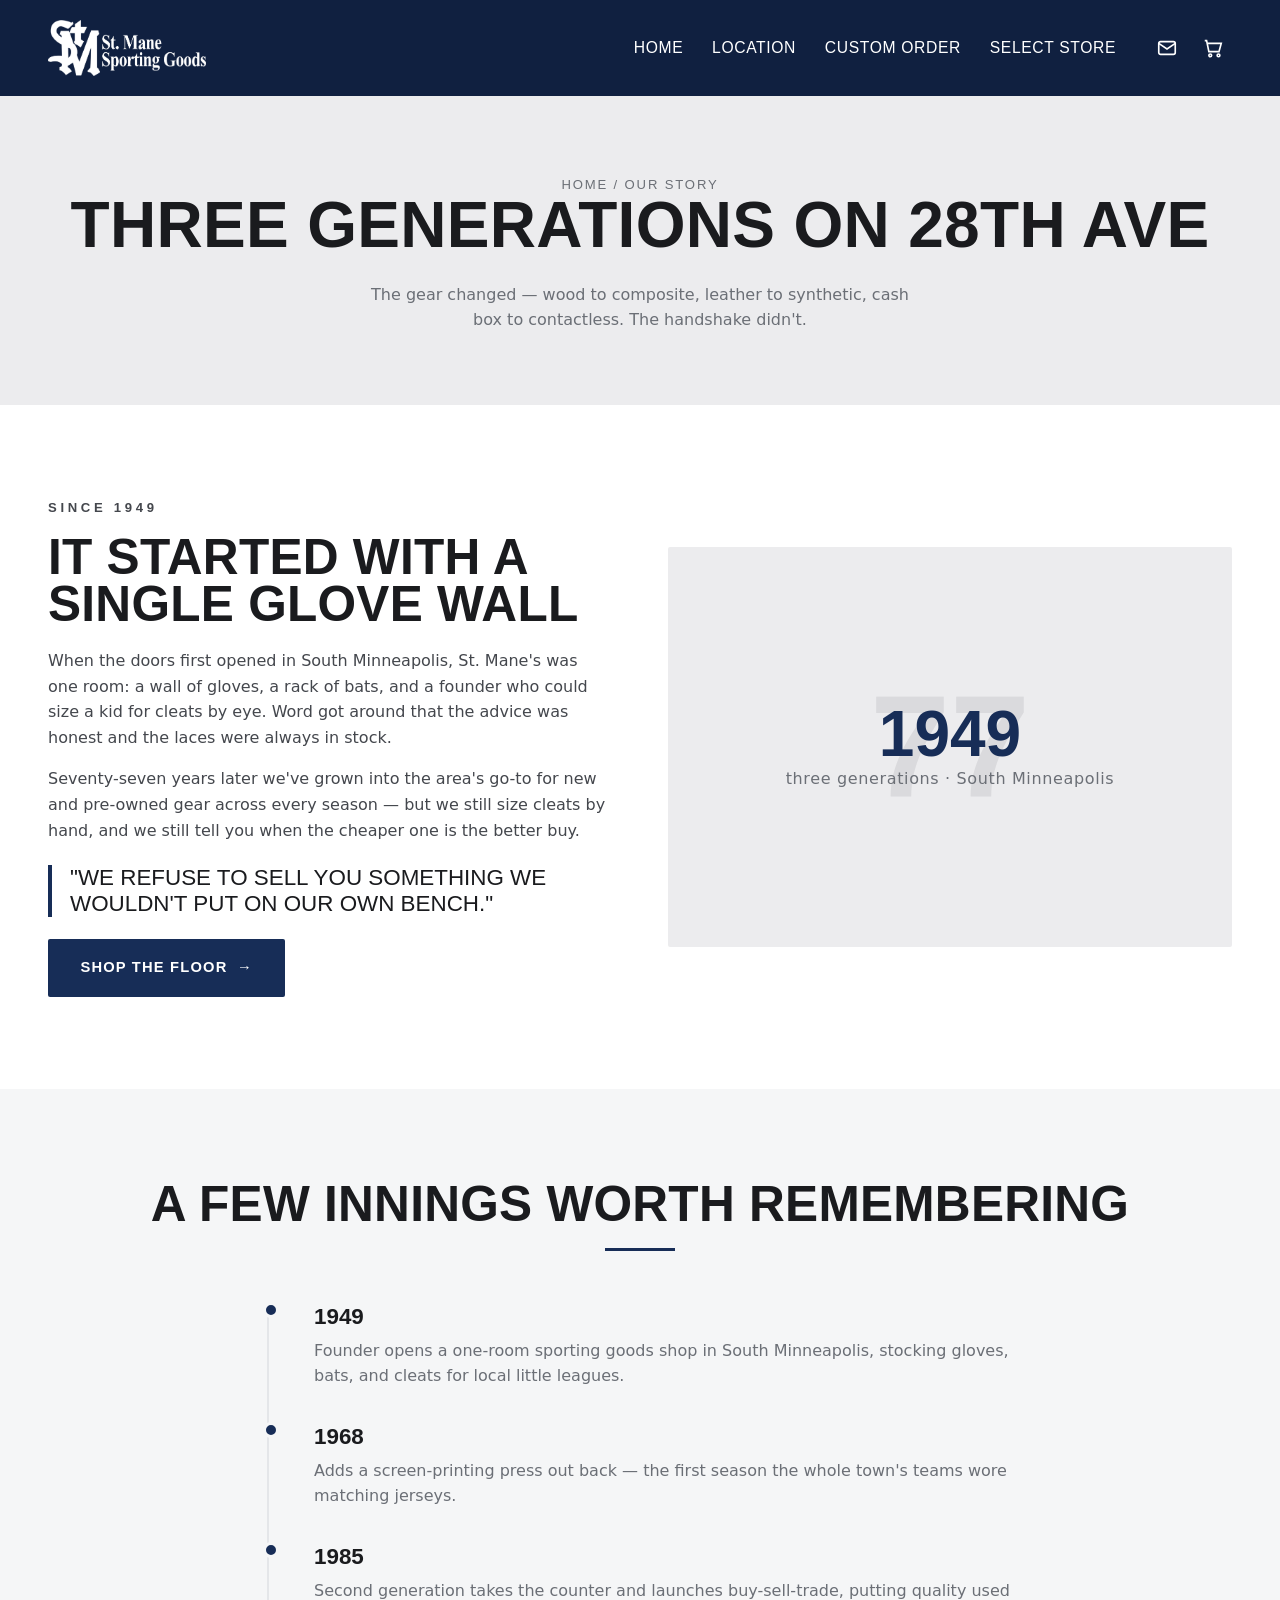
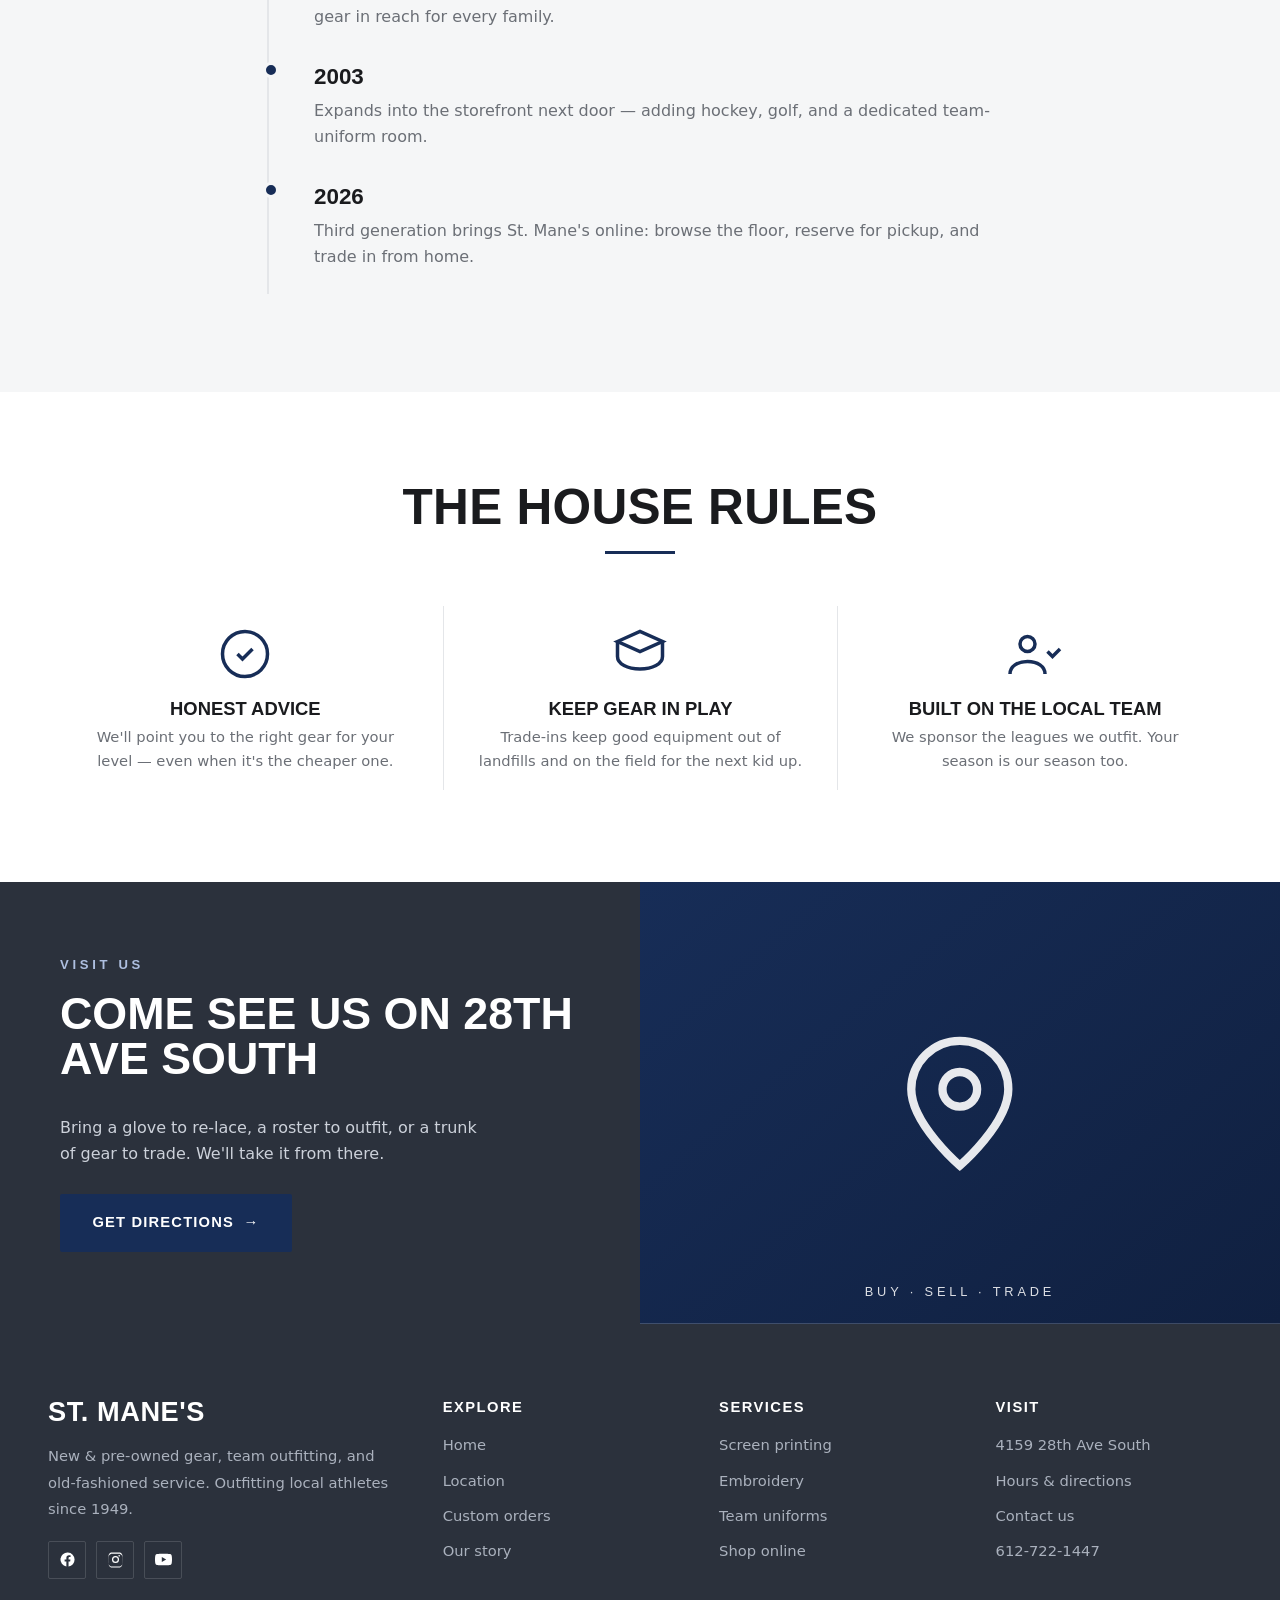
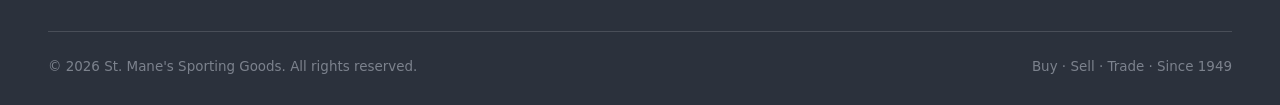
<file: about.html>
<!DOCTYPE html>
<html lang="en">
<head>
  <meta charset="UTF-8" />
  <meta name="viewport" content="width=device-width, initial-scale=1.0" />
  <title>Our Story — St. Mane's Sporting Goods</title>
  <meta name="description" content="Three generations on 28th Ave South. The story of St. Mane's Sporting Goods, outfitting local athletes in Minneapolis since 1949." />
  <link rel="canonical" href="https://stmanes.com/about.html" />
  <meta property="og:type" content="website" />
  <meta property="og:site_name" content="St. Mane's Sporting Goods" />
  <meta property="og:title" content="Our Story — St. Mane's Sporting Goods" />
  <meta property="og:description" content="Three generations on 28th Ave South. Outfitting local athletes in Minneapolis since 1949." />
  <meta property="og:url" content="https://stmanes.com/about.html" />
  <meta property="og:image" content="https://stmanes.com/hero.jpg" />
  <meta name="twitter:card" content="summary_large_image" />
  <meta name="twitter:title" content="Our Story — St. Mane's Sporting Goods" />
  <meta name="twitter:description" content="Three generations on 28th Ave South. Outfitting local athletes in Minneapolis since 1949." />
  <meta name="twitter:image" content="https://stmanes.com/hero.jpg" />
  <link rel="stylesheet" href="styles.css" />
  <script type="application/ld+json">
  {
    "@context": "https://schema.org",
    "@type": "SportingGoodsStore",
    "@id": "https://stmanes.com/#store",
    "name": "St. Mane's Sporting Goods",
    "description": "New & pre-owned sporting goods, team outfitting, screen printing and embroidery in Minneapolis, MN since 1949.",
    "url": "https://stmanes.com/",
    "logo": "https://stmanes.com/logo.png",
    "telephone": "+1-612-722-1447",
    "email": "hello@stmanes.com",
    "priceRange": "$$",
    "foundingDate": "1949",
    "address": {
      "@type": "PostalAddress",
      "streetAddress": "4159 28th Ave South",
      "addressLocality": "Minneapolis",
      "addressRegion": "MN",
      "postalCode": "55406",
      "addressCountry": "US"
    },
    "areaServed": "Minneapolis–St. Paul, MN",
    "openingHoursSpecification": [{
      "@type": "OpeningHoursSpecification",
      "dayOfWeek": ["Monday","Tuesday","Wednesday","Thursday","Friday"],
      "opens": "09:00",
      "closes": "17:00"
    }],
    "hasMap": "https://www.google.com/maps/dir/?api=1&destination=4159+28th+Ave+S%2C+Minneapolis%2C+MN+55406"
  }
  </script>
  <link rel="icon" type="image/svg+xml" href="data:image/svg+xml,<svg xmlns='http://www.w3.org/2000/svg' viewBox='0 0 24 24'><rect width='24' height='24' fill='%23172d57'/><text x='12' y='17' font-size='13' fill='%23ffffff' text-anchor='middle' font-family='Arial' font-weight='bold'>S</text></svg>" />
  <link rel="icon" type="image/png" sizes="32x32" href="favicon.png" />
  <link rel="apple-touch-icon" href="favicon.png" />
</head>
<body>

  <div class="announce">
    <div class="container announce__inner">
      <p>We've extended our returns period to <strong>30 days</strong>.</p>
      <p class="announce__contact"><a href="mailto:hello@stmanes.com">hello@stmanes.com</a> <span>612-722-1447</span></p>
    </div>
  </div>

  <header class="header">
    <div class="container">
      <nav class="nav" aria-label="Primary">
        <a class="brand" href="index.html">
          <img class="brand__logo" src="logo.png" alt="St. Mane Sporting Goods" />
        </a>
        <ul class="nav__links">
          <li><a href="index.html">Home<span class="dot">.</span></a></li>
          <li><a href="location.html">Location<span class="dot">.</span></a></li>
          <li><a href="custom-order.html">Custom order<span class="dot">.</span></a></li>
          <li><a href="https://store.stmanes.com/" target="_blank" rel="noopener">Select store<span class="dot">.</span></a></li>
        </ul>
        <div class="nav__actions">
          <a href="contact.html" class="icon-btn" aria-label="Contact us"><svg viewBox="0 0 24 24" fill="none" stroke="currentColor" stroke-width="1.8"><rect x="3" y="5" width="18" height="14" rx="2"/><path d="m3 7 9 6 9-6"/></svg></a>
          <button class="icon-btn" aria-label="Cart"><svg viewBox="0 0 24 24" fill="none" stroke="currentColor" stroke-width="1.8"><path d="M3 4h2l2.5 12h11L21 7H6"/><circle cx="9" cy="20" r="1.5"/><circle cx="18" cy="20" r="1.5"/></svg><span class="cart-count" data-cart-count style="display:none">0</span></button>
          <button class="nav__toggle" aria-label="Menu"><svg viewBox="0 0 24 24" fill="none" stroke="currentColor" stroke-width="2"><path d="M3 6h18M3 12h18M3 18h18"/></svg></button>
        </div>
      </nav>
    </div>
  </header>

  <section class="page-banner">
    <div class="container">
      <p class="crumbs"><a href="index.html">Home</a> / Our Story</p>
      <h1>Three Generations on 28th Ave<span class="dot">.</span></h1>
      <p>The gear changed — wood to composite, leather to synthetic, cash box to contactless. The handshake didn't.</p>
    </div>
  </section>

  <!-- Intro split -->
  <section class="section">
    <div class="container">
      <div class="split">
        <div class="reveal">
          <p class="kicker">Since 1949</p>
          <h2 class="section-title">It started with a single glove wall<span class="dot">.</span></h2>
          <p>When the doors first opened in South Minneapolis, St. Mane's was one room: a wall of gloves, a rack of bats, and a founder who could size a kid for cleats by eye. Word got around that the advice was honest and the laces were always in stock.</p>
          <p>Seventy-seven years later we've grown into the area's go-to for new and pre-owned gear across every season — but we still size cleats by hand, and we still tell you when the cheaper one is the better buy.</p>
          <blockquote>"We refuse to sell you something we wouldn't put on our own bench."</blockquote>
          <a href="shop.html" class="btn btn--primary">Shop the floor <span class="arr">→</span></a>
        </div>
        <div class="split__media reveal">
          <span class="big-num">77</span>
          <div class="seal">
            <div class="yr">1949</div>
            <div class="tx">three generations · South Minneapolis</div>
          </div>
        </div>
      </div>
    </div>
  </section>

  <!-- Timeline -->
  <section class="section section--gray">
    <div class="container">
      <div class="head-center">
        <h2 class="section-title">A few innings worth remembering<span class="dot">.</span></h2>
        <div class="rule"></div>
      </div>
      <div class="timeline" style="margin-top:48px">
        <div class="tl-item reveal"><span class="yr">1949</span><p>Founder opens a one-room sporting goods shop in South Minneapolis, stocking gloves, bats, and cleats for local little leagues.</p></div>
        <div class="tl-item reveal"><span class="yr">1968</span><p>Adds a screen-printing press out back — the first season the whole town's teams wore matching jerseys.</p></div>
        <div class="tl-item reveal"><span class="yr">1985</span><p>Second generation takes the counter and launches buy-sell-trade, putting quality used gear in reach for every family.</p></div>
        <div class="tl-item reveal"><span class="yr">2003</span><p>Expands into the storefront next door — adding hockey, golf, and a dedicated team-uniform room.</p></div>
        <div class="tl-item reveal"><span class="yr">2026</span><p>Third generation brings St. Mane's online: browse the floor, reserve for pickup, and trade in from home.</p></div>
      </div>
    </div>
  </section>

  <!-- Values -->
  <section class="section">
    <div class="container">
      <div class="head-center">
        <h2 class="section-title">The house rules<span class="dot">.</span></h2>
        <div class="rule"></div>
      </div>
      <div class="values">
        <div class="value-card reveal">
          <div class="ico"><svg viewBox="0 0 24 24" fill="none" stroke="currentColor"><path d="m9 12 2 2 4-4"/><circle cx="12" cy="12" r="9"/></svg></div>
          <h3>Honest advice</h3>
          <p>We'll point you to the right gear for your level — even when it's the cheaper one.</p>
        </div>
        <div class="value-card reveal">
          <div class="ico"><svg viewBox="0 0 24 24" fill="none" stroke="currentColor"><path d="M3 7l9-4 9 4-9 4-9-4Z"/><path d="M3 7v6c0 3 4 5 9 5s9-2 9-5V7"/></svg></div>
          <h3>Keep gear in play</h3>
          <p>Trade-ins keep good equipment out of landfills and on the field for the next kid up.</p>
        </div>
        <div class="value-card reveal">
          <div class="ico"><svg viewBox="0 0 24 24" fill="none" stroke="currentColor"><circle cx="9" cy="8" r="3"/><path d="M2 20c0-3 3-5 7-5s7 2 7 5M17 11l2 2 3-3"/></svg></div>
          <h3>Built on the local team</h3>
          <p>We sponsor the leagues we outfit. Your season is our season too.</p>
        </div>
      </div>
    </div>
  </section>

  <!-- CTA split -->
  <section>
    <div class="cta-split">
      <div class="cta-split__copy">
        <p class="kicker" style="color:#aebfe0">Visit us</p>
        <h2>Come see us on 28th Ave South<span class="dot">.</span></h2>
        <p>Bring a glove to re-lace, a roster to outfit, or a trunk of gear to trade. We'll take it from there.</p>
        <a href="contact.html" class="btn btn--primary">Get directions <span class="arr">→</span></a>
      </div>
      <div class="cta-split__art">
        <svg viewBox="0 0 24 24" fill="none" stroke="currentColor" stroke-width="1.2"><path d="M12 21s-7-6-7-11a7 7 0 0 1 14 0c0 5-7 11-7 11Z"/><circle cx="12" cy="10" r="2.5"/></svg>
      </div>
    </div>
  </section>

  <footer class="footer">
    <div class="container">
      <div class="footer__grid">
        <div class="footer__brand">
          <span class="brand__name">St. Mane's<span class="dot">.</span></span>
          <p>New &amp; pre-owned gear, team outfitting, and old-fashioned service. Outfitting local athletes since 1949.</p>
          <div class="footer__social">
            <a href="#" class="social-sq" aria-label="Facebook"><svg viewBox="0 0 24 24" fill="currentColor"><path d="M22 12a10 10 0 1 0-11.6 9.9v-7H7.9V12h2.5V9.8c0-2.46 1.47-3.82 3.71-3.82 1.07 0 2.2.19 2.2.19v2.42h-1.24c-1.22 0-1.6.76-1.6 1.54V12h2.72l-.43 2.9h-2.29v7A10 10 0 0 0 22 12z"/></svg></a>
            <a href="#" class="social-sq" aria-label="Instagram"><svg viewBox="0 0 24 24" fill="currentColor"><path d="M12 2.16c3.2 0 3.58.01 4.85.07 1.17.05 1.8.25 2.23.41.56.22.96.48 1.38.9.42.42.68.82.9 1.38.16.42.36 1.06.41 2.23.06 1.27.07 1.65.07 4.85s-.01 3.58-.07 4.85c-.05 1.17-.25 1.8-.41 2.23-.22.56-.48.96-.9 1.38-.42.42-.82.68-1.38.9-.42.16-1.06.36-2.23.41-1.27.06-1.65.07-4.85.07s-3.58-.01-4.85-.07c-1.17-.05-1.8-.25-2.23-.41-.56-.22-.96-.48-1.38-.9-.42-.42-.68-.82-.9-1.38-.16-.42-.36-1.06-.41-2.23C2.17 15.58 2.16 15.2 2.16 12s.01-3.58.07-4.85c.05-1.17.25-1.8.41-2.23.22-.56.48-.96.9-1.38.42-.42.82-.68 1.38-.9.42-.16 1.06-.36 2.23-.41C8.42 2.17 8.8 2.16 12 2.16zm0 1.8c-3.15 0-3.52.01-4.76.07-1.15.05-1.77.24-2.19.41-.55.21-.94.47-1.35.88-.41.41-.67.8-.88 1.35-.16.42-.36 1.04-.41 2.19-.06 1.24-.07 1.61-.07 4.76s.01 3.52.07 4.76c.05 1.15.25 1.77.41 2.19.21.55.47.94.88 1.35.41.41.8.67 1.35.88.42.16 1.04.36 2.19.41 1.24.06 1.61.07 4.76.07s3.52-.01 4.76-.07c1.15-.05 1.77-.25 2.19-.41.55-.21.94-.47 1.35-.88.41-.41.67-.8.88-1.35.16-.42.36-1.04.41-2.19.06-1.24.07-1.61.07-4.76s-.01-3.52-.07-4.76c-.05-1.15-.25-1.77-.41-2.19-.21-.55-.47-.94-.88-1.35-.41-.41-.8-.67-1.35-.88-.42-.16-1.04-.36-2.19-.41-1.24-.06-1.61-.07-4.76-.07zm0 3.06a4.98 4.98 0 1 1 0 9.96 4.98 4.98 0 0 1 0-9.96zm0 8.21a3.23 3.23 0 1 0 0-6.46 3.23 3.23 0 0 0 0 6.46zm6.34-8.41a1.16 1.16 0 1 1-2.32 0 1.16 1.16 0 0 1 2.32 0z"/></svg></a>
            <a href="#" class="social-sq" aria-label="YouTube"><svg viewBox="0 0 24 24" fill="currentColor"><path d="M23.5 6.5a3.02 3.02 0 0 0-2.12-2.14C19.5 3.86 12 3.86 12 3.86s-7.5 0-9.38.5A3.02 3.02 0 0 0 .5 6.5C0 8.39 0 12 0 12s0 3.61.5 5.5a3.02 3.02 0 0 0 2.12 2.14c1.88.5 9.38.5 9.38.5s7.5 0 9.38-.5a3.02 3.02 0 0 0 2.12-2.14c.5-1.89.5-5.5.5-5.5s0-3.61-.5-5.5zM9.6 15.6V8.4l6.2 3.6-6.2 3.6z"/></svg></a>
          </div>
        </div>
        <div><h4>Explore</h4><ul><li><a href="index.html">Home</a></li><li><a href="location.html">Location</a></li><li><a href="custom-order.html">Custom orders</a></li><li><a href="about.html">Our story</a></li></ul></div>
        <div><h4>Services</h4><ul><li><a href="custom-order.html">Screen printing</a></li><li><a href="custom-order.html">Embroidery</a></li><li><a href="custom-order.html">Team uniforms</a></li><li><a href="https://store.stmanes.com/" target="_blank" rel="noopener">Shop online</a></li></ul></div>
        <div><h4>Visit</h4><ul><li><a href="location.html">4159 28th Ave South</a></li><li><a href="location.html">Hours &amp; directions</a></li><li><a href="contact.html">Contact us</a></li><li><a href="tel:+16127221447">612-722-1447</a></li></ul></div>
      </div>
      <div class="footer__bar">
        <span>© <span data-year>2026</span> St. Mane's Sporting Goods. All rights reserved.</span>
        <span>Buy · Sell · Trade · Since 1949</span>
      </div>
    </div>
  </footer>

  <script src="products.js"></script>
  <script src="main.js"></script>
</body>
</html>
</file>
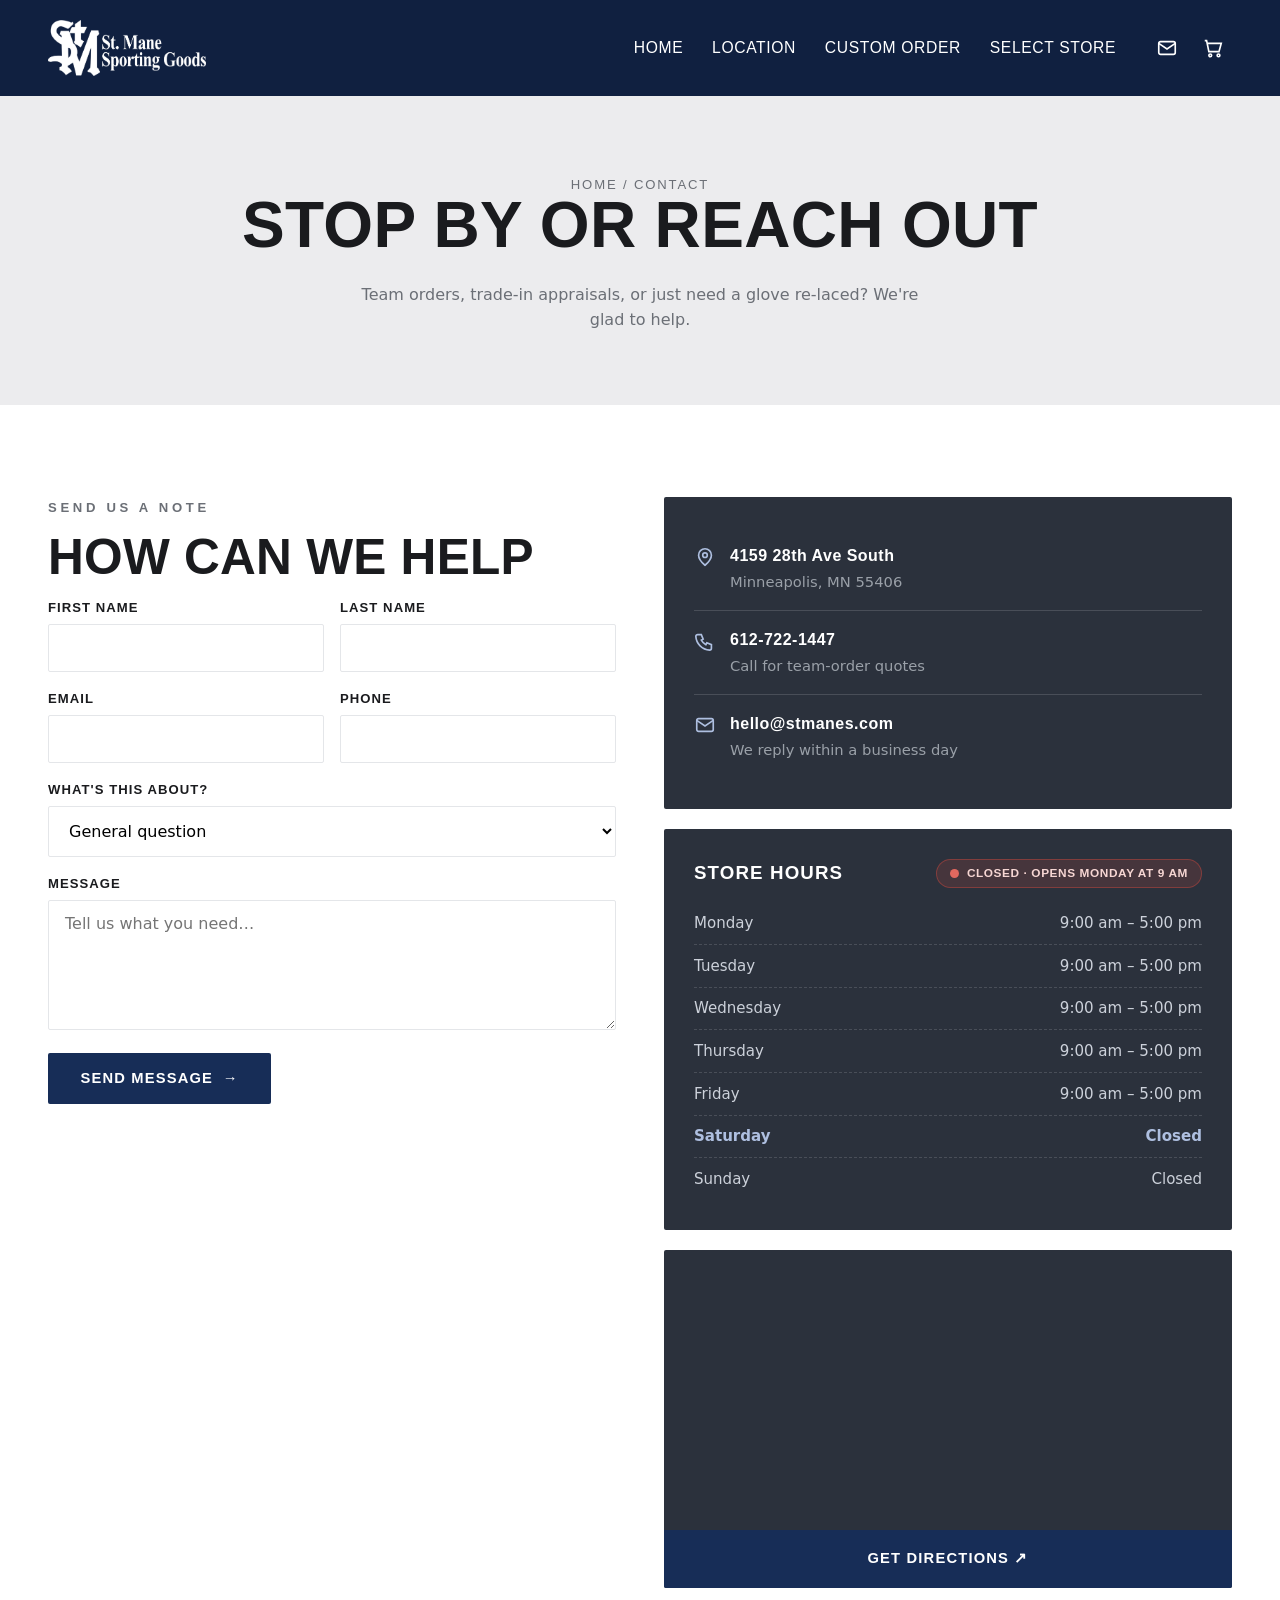
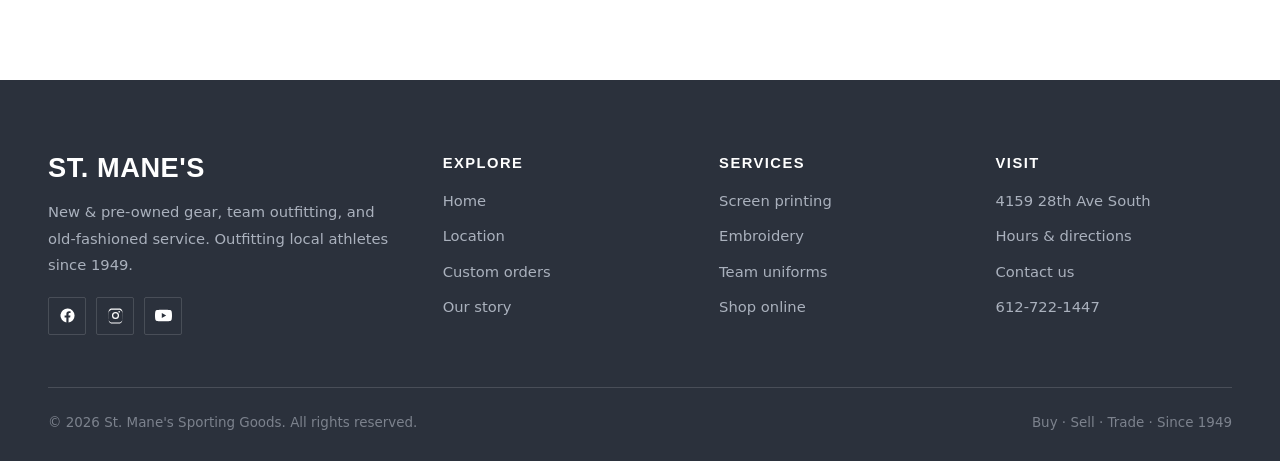
<file: contact.html>
<!DOCTYPE html>
<html lang="en">
<head>
  <meta charset="UTF-8" />
  <meta name="viewport" content="width=device-width, initial-scale=1.0" />
  <title>Contact Us — St. Mane's Sporting Goods</title>
  <meta name="description" content="Hours, directions and contact for St. Mane's Sporting Goods at 4159 28th Ave South, Minneapolis. Team orders, trade-in questions, and more." />
  <link rel="canonical" href="https://stmanes.com/contact.html" />
  <meta property="og:type" content="website" />
  <meta property="og:site_name" content="St. Mane's Sporting Goods" />
  <meta property="og:title" content="Contact Us — St. Mane's Sporting Goods" />
  <meta property="og:description" content="Hours, directions and contact for St. Mane's Sporting Goods at 4159 28th Ave South, Minneapolis." />
  <meta property="og:url" content="https://stmanes.com/contact.html" />
  <meta property="og:image" content="https://stmanes.com/hero.jpg" />
  <meta name="twitter:card" content="summary_large_image" />
  <meta name="twitter:title" content="Contact Us — St. Mane's Sporting Goods" />
  <meta name="twitter:description" content="Hours, directions and contact for St. Mane's Sporting Goods at 4159 28th Ave South, Minneapolis." />
  <meta name="twitter:image" content="https://stmanes.com/hero.jpg" />
  <link rel="stylesheet" href="styles.css" />
  <script type="application/ld+json">
  {
    "@context": "https://schema.org",
    "@type": "SportingGoodsStore",
    "@id": "https://stmanes.com/#store",
    "name": "St. Mane's Sporting Goods",
    "description": "New & pre-owned sporting goods, team outfitting, screen printing and embroidery in Minneapolis, MN since 1949.",
    "url": "https://stmanes.com/",
    "logo": "https://stmanes.com/logo.png",
    "telephone": "+1-612-722-1447",
    "email": "hello@stmanes.com",
    "priceRange": "$$",
    "foundingDate": "1949",
    "address": {
      "@type": "PostalAddress",
      "streetAddress": "4159 28th Ave South",
      "addressLocality": "Minneapolis",
      "addressRegion": "MN",
      "postalCode": "55406",
      "addressCountry": "US"
    },
    "areaServed": "Minneapolis–St. Paul, MN",
    "openingHoursSpecification": [{
      "@type": "OpeningHoursSpecification",
      "dayOfWeek": ["Monday","Tuesday","Wednesday","Thursday","Friday"],
      "opens": "09:00",
      "closes": "17:00"
    }],
    "hasMap": "https://www.google.com/maps/dir/?api=1&destination=4159+28th+Ave+S%2C+Minneapolis%2C+MN+55406"
  }
  </script>
  <link rel="icon" type="image/svg+xml" href="data:image/svg+xml,<svg xmlns='http://www.w3.org/2000/svg' viewBox='0 0 24 24'><rect width='24' height='24' fill='%23172d57'/><text x='12' y='17' font-size='13' fill='%23ffffff' text-anchor='middle' font-family='Arial' font-weight='bold'>S</text></svg>" />
  <link rel="icon" type="image/png" sizes="32x32" href="favicon.png" />
  <link rel="apple-touch-icon" href="favicon.png" />
</head>
<body>

  <div class="announce">
    <div class="container announce__inner">
      <p>We've extended our returns period to <strong>30 days</strong>.</p>
      <p class="announce__contact"><a href="mailto:hello@stmanes.com">hello@stmanes.com</a> <span>612-722-1447</span></p>
    </div>
  </div>

  <header class="header">
    <div class="container">
      <nav class="nav" aria-label="Primary">
        <a class="brand" href="index.html">
          <img class="brand__logo" src="logo.png" alt="St. Mane Sporting Goods" />
        </a>
        <ul class="nav__links">
          <li><a href="index.html">Home<span class="dot">.</span></a></li>
          <li><a href="location.html">Location<span class="dot">.</span></a></li>
          <li><a href="custom-order.html">Custom order<span class="dot">.</span></a></li>
          <li><a href="https://store.stmanes.com/" target="_blank" rel="noopener">Select store<span class="dot">.</span></a></li>
        </ul>
        <div class="nav__actions">
          <a href="contact.html" class="icon-btn" aria-label="Contact us"><svg viewBox="0 0 24 24" fill="none" stroke="currentColor" stroke-width="1.8"><rect x="3" y="5" width="18" height="14" rx="2"/><path d="m3 7 9 6 9-6"/></svg></a>
          <button class="icon-btn" aria-label="Cart"><svg viewBox="0 0 24 24" fill="none" stroke="currentColor" stroke-width="1.8"><path d="M3 4h2l2.5 12h11L21 7H6"/><circle cx="9" cy="20" r="1.5"/><circle cx="18" cy="20" r="1.5"/></svg><span class="cart-count" data-cart-count style="display:none">0</span></button>
          <button class="nav__toggle" aria-label="Menu"><svg viewBox="0 0 24 24" fill="none" stroke="currentColor" stroke-width="2"><path d="M3 6h18M3 12h18M3 18h18"/></svg></button>
        </div>
      </nav>
    </div>
  </header>

  <section class="page-banner">
    <div class="container">
      <p class="crumbs"><a href="index.html">Home</a> / Contact</p>
      <h1>Stop By or Reach Out<span class="dot">.</span></h1>
      <p>Team orders, trade-in appraisals, or just need a glove re-laced? We're glad to help.</p>
    </div>
  </section>

  <section class="section">
    <div class="container">
      <div class="contact">
        <div>
          <p class="kicker">Send us a note</p>
          <h2 class="section-title" style="margin-bottom:1rem">How can we help<span class="dot">?</span></h2>
          <form data-demo>
            <div class="field-row">
              <div class="field"><label for="fn">First name</label><input id="fn" type="text" required /></div>
              <div class="field"><label for="ln">Last name</label><input id="ln" type="text" required /></div>
            </div>
            <div class="field-row">
              <div class="field"><label for="em">Email</label><input id="em" type="email" required /></div>
              <div class="field"><label for="ph">Phone</label><input id="ph" type="tel" /></div>
            </div>
            <div class="field">
              <label for="tp">What's this about?</label>
              <select id="tp">
                <option>General question</option>
                <option>Team uniform / bulk order</option>
                <option>Trade-in appraisal</option>
                <option>Screen printing &amp; embroidery</option>
                <option>Skate sharpening / repairs</option>
              </select>
            </div>
            <div class="field"><label for="msg">Message</label><textarea id="msg" placeholder="Tell us what you need…" required></textarea></div>
            <button class="btn btn--primary" type="submit">Send message <span class="arr">→</span></button>
            <p data-note hidden style="color:var(--black);margin-top:14px;font-weight:600">✓ Thanks! We've got your message and will get back to you within one business day.</p>
          </form>
        </div>

        <div>
          <div class="info-card">
            <div class="info-row">
              <svg viewBox="0 0 24 24" fill="none" stroke="currentColor" stroke-width="1.8"><path d="M12 21s-7-6-7-11a7 7 0 0 1 14 0c0 5-7 11-7 11Z"/><circle cx="12" cy="10" r="2.5"/></svg>
              <div><b>4159 28th Ave South</b><span>Minneapolis, MN 55406</span></div>
            </div>
            <div class="info-row">
              <svg viewBox="0 0 24 24" fill="none" stroke="currentColor" stroke-width="1.8"><path d="M4 5h4l2 5-2 1a12 12 0 0 0 5 5l1-2 5 2v4a2 2 0 0 1-2 2A16 16 0 0 1 2 7a2 2 0 0 1 2-2Z"/></svg>
              <div><b><a href="tel:+16127221447">612-722-1447</a></b><span>Call for team-order quotes</span></div>
            </div>
            <div class="info-row">
              <svg viewBox="0 0 24 24" fill="none" stroke="currentColor" stroke-width="1.8"><rect x="3" y="5" width="18" height="14" rx="2"/><path d="m3 7 9 6 9-6"/></svg>
              <div><b><a href="mailto:hello@stmanes.com">hello@stmanes.com</a></b><span>We reply within a business day</span></div>
            </div>
          </div>

          <div class="info-card" style="margin-top:20px">
            <div class="hours-head">
              <h3>Store Hours</h3>
              <span class="status-badge" data-open-status></span>
            </div>
            <ul class="hours-list">
              <li><span>Monday</span><span>9:00 am – 5:00 pm</span></li>
              <li><span>Tuesday</span><span>9:00 am – 5:00 pm</span></li>
              <li><span>Wednesday</span><span>9:00 am – 5:00 pm</span></li>
              <li><span>Thursday</span><span>9:00 am – 5:00 pm</span></li>
              <li><span>Friday</span><span>9:00 am – 5:00 pm</span></li>
              <li><span>Saturday</span><span>Closed</span></li>
              <li><span>Sunday</span><span>Closed</span></li>
            </ul>
          </div>

          <div class="info-card" style="margin-top:20px;padding:0;overflow:hidden">
            <iframe title="Map to St. Mane Sporting Goods" src="https://www.google.com/maps?q=4159+28th+Ave+South,+Minneapolis,+MN+55406&output=embed" style="width:100%;height:280px;border:0;display:block" loading="lazy" referrerpolicy="no-referrer-when-downgrade" allowfullscreen></iframe>
            <a class="btn btn--primary" href="https://www.google.com/maps/dir/?api=1&destination=4159+28th+Ave+S%2C+Minneapolis%2C+MN+55406" target="_blank" rel="noopener" style="display:block;border-radius:0;text-align:center">Get directions <span class="arr">↗</span></a>
          </div>
        </div>
      </div>
    </div>
  </section>

  <footer class="footer">
    <div class="container">
      <div class="footer__grid">
        <div class="footer__brand">
          <span class="brand__name">St. Mane's<span class="dot">.</span></span>
          <p>New &amp; pre-owned gear, team outfitting, and old-fashioned service. Outfitting local athletes since 1949.</p>
          <div class="footer__social">
            <a href="#" class="social-sq" aria-label="Facebook"><svg viewBox="0 0 24 24" fill="currentColor"><path d="M22 12a10 10 0 1 0-11.6 9.9v-7H7.9V12h2.5V9.8c0-2.46 1.47-3.82 3.71-3.82 1.07 0 2.2.19 2.2.19v2.42h-1.24c-1.22 0-1.6.76-1.6 1.54V12h2.72l-.43 2.9h-2.29v7A10 10 0 0 0 22 12z"/></svg></a>
            <a href="#" class="social-sq" aria-label="Instagram"><svg viewBox="0 0 24 24" fill="currentColor"><path d="M12 2.16c3.2 0 3.58.01 4.85.07 1.17.05 1.8.25 2.23.41.56.22.96.48 1.38.9.42.42.68.82.9 1.38.16.42.36 1.06.41 2.23.06 1.27.07 1.65.07 4.85s-.01 3.58-.07 4.85c-.05 1.17-.25 1.8-.41 2.23-.22.56-.48.96-.9 1.38-.42.42-.82.68-1.38.9-.42.16-1.06.36-2.23.41-1.27.06-1.65.07-4.85.07s-3.58-.01-4.85-.07c-1.17-.05-1.8-.25-2.23-.41-.56-.22-.96-.48-1.38-.9-.42-.42-.68-.82-.9-1.38-.16-.42-.36-1.06-.41-2.23C2.17 15.58 2.16 15.2 2.16 12s.01-3.58.07-4.85c.05-1.17.25-1.8.41-2.23.22-.56.48-.96.9-1.38.42-.42.82-.68 1.38-.9.42-.16 1.06-.36 2.23-.41C8.42 2.17 8.8 2.16 12 2.16zm0 1.8c-3.15 0-3.52.01-4.76.07-1.15.05-1.77.24-2.19.41-.55.21-.94.47-1.35.88-.41.41-.67.8-.88 1.35-.16.42-.36 1.04-.41 2.19-.06 1.24-.07 1.61-.07 4.76s.01 3.52.07 4.76c.05 1.15.25 1.77.41 2.19.21.55.47.94.88 1.35.41.41.8.67 1.35.88.42.16 1.04.36 2.19.41 1.24.06 1.61.07 4.76.07s3.52-.01 4.76-.07c1.15-.05 1.77-.25 2.19-.41.55-.21.94-.47 1.35-.88.41-.41.67-.8.88-1.35.16-.42.36-1.04.41-2.19.06-1.24.07-1.61.07-4.76s-.01-3.52-.07-4.76c-.05-1.15-.25-1.77-.41-2.19-.21-.55-.47-.94-.88-1.35-.41-.41-.8-.67-1.35-.88-.42-.16-1.04-.36-2.19-.41-1.24-.06-1.61-.07-4.76-.07zm0 3.06a4.98 4.98 0 1 1 0 9.96 4.98 4.98 0 0 1 0-9.96zm0 8.21a3.23 3.23 0 1 0 0-6.46 3.23 3.23 0 0 0 0 6.46zm6.34-8.41a1.16 1.16 0 1 1-2.32 0 1.16 1.16 0 0 1 2.32 0z"/></svg></a>
            <a href="#" class="social-sq" aria-label="YouTube"><svg viewBox="0 0 24 24" fill="currentColor"><path d="M23.5 6.5a3.02 3.02 0 0 0-2.12-2.14C19.5 3.86 12 3.86 12 3.86s-7.5 0-9.38.5A3.02 3.02 0 0 0 .5 6.5C0 8.39 0 12 0 12s0 3.61.5 5.5a3.02 3.02 0 0 0 2.12 2.14c1.88.5 9.38.5 9.38.5s7.5 0 9.38-.5a3.02 3.02 0 0 0 2.12-2.14c.5-1.89.5-5.5.5-5.5s0-3.61-.5-5.5zM9.6 15.6V8.4l6.2 3.6-6.2 3.6z"/></svg></a>
          </div>
        </div>
        <div><h4>Explore</h4><ul><li><a href="index.html">Home</a></li><li><a href="location.html">Location</a></li><li><a href="custom-order.html">Custom orders</a></li><li><a href="about.html">Our story</a></li></ul></div>
        <div><h4>Services</h4><ul><li><a href="custom-order.html">Screen printing</a></li><li><a href="custom-order.html">Embroidery</a></li><li><a href="custom-order.html">Team uniforms</a></li><li><a href="https://store.stmanes.com/" target="_blank" rel="noopener">Shop online</a></li></ul></div>
        <div><h4>Visit</h4><ul><li><a href="location.html">4159 28th Ave South</a></li><li><a href="location.html">Hours &amp; directions</a></li><li><a href="contact.html">Contact us</a></li><li><a href="tel:+16127221447">612-722-1447</a></li></ul></div>
      </div>
      <div class="footer__bar">
        <span>© <span data-year>2026</span> St. Mane's Sporting Goods. All rights reserved.</span>
        <span>Buy · Sell · Trade · Since 1949</span>
      </div>
    </div>
  </footer>

  <script src="products.js"></script>
  <script src="main.js"></script>
</body>
</html>
</file>
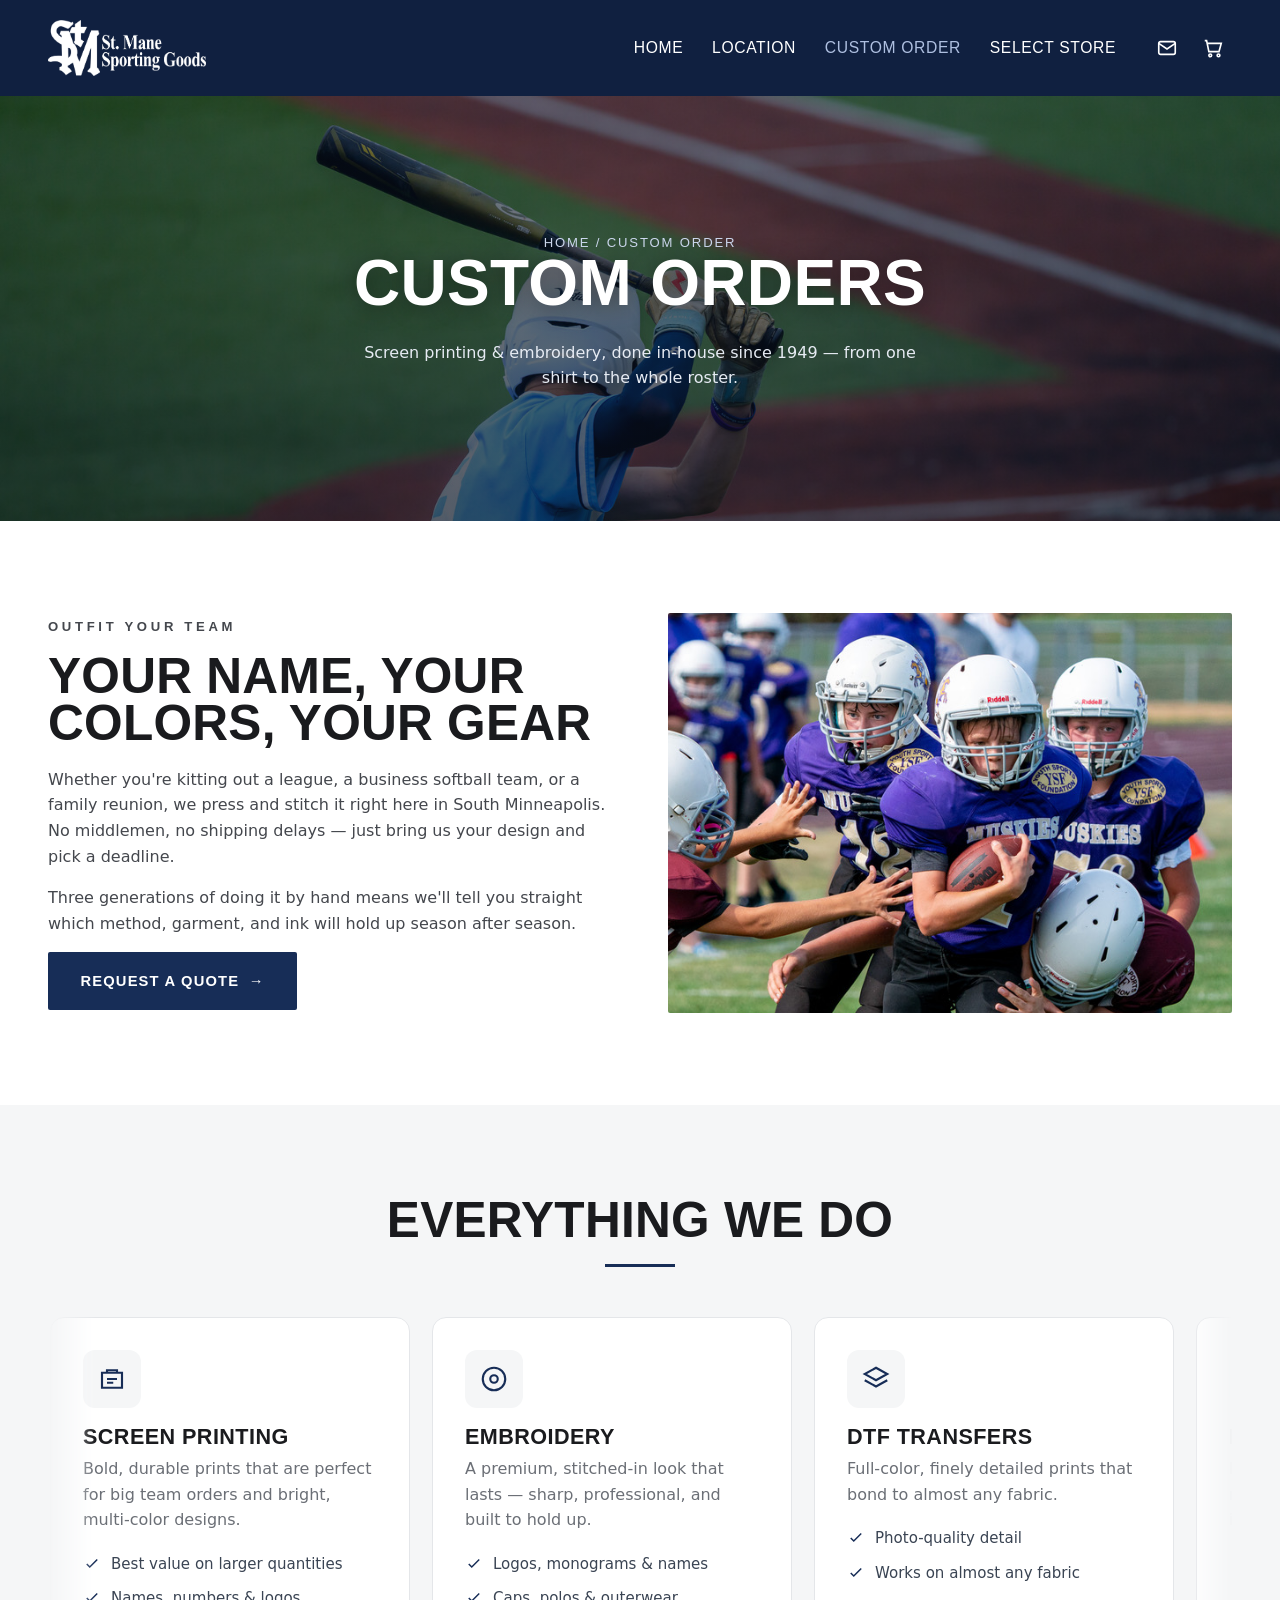
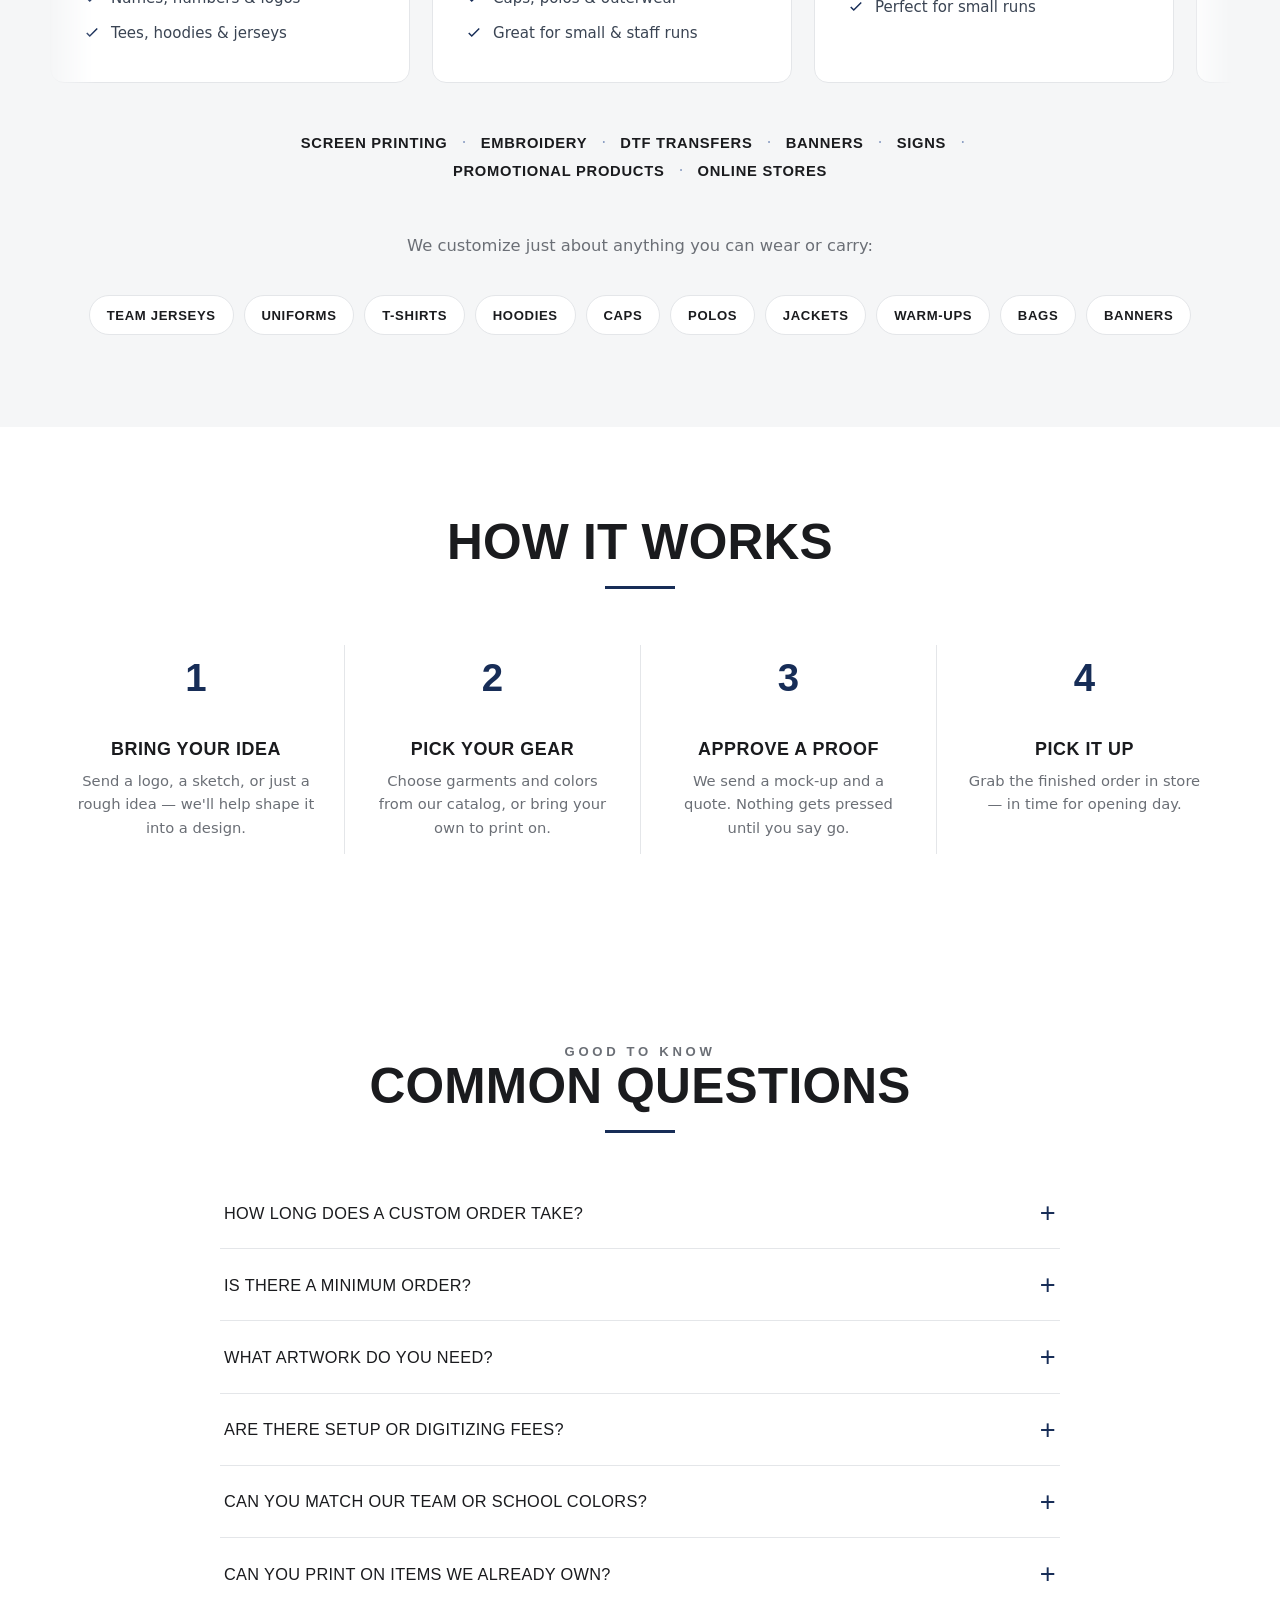
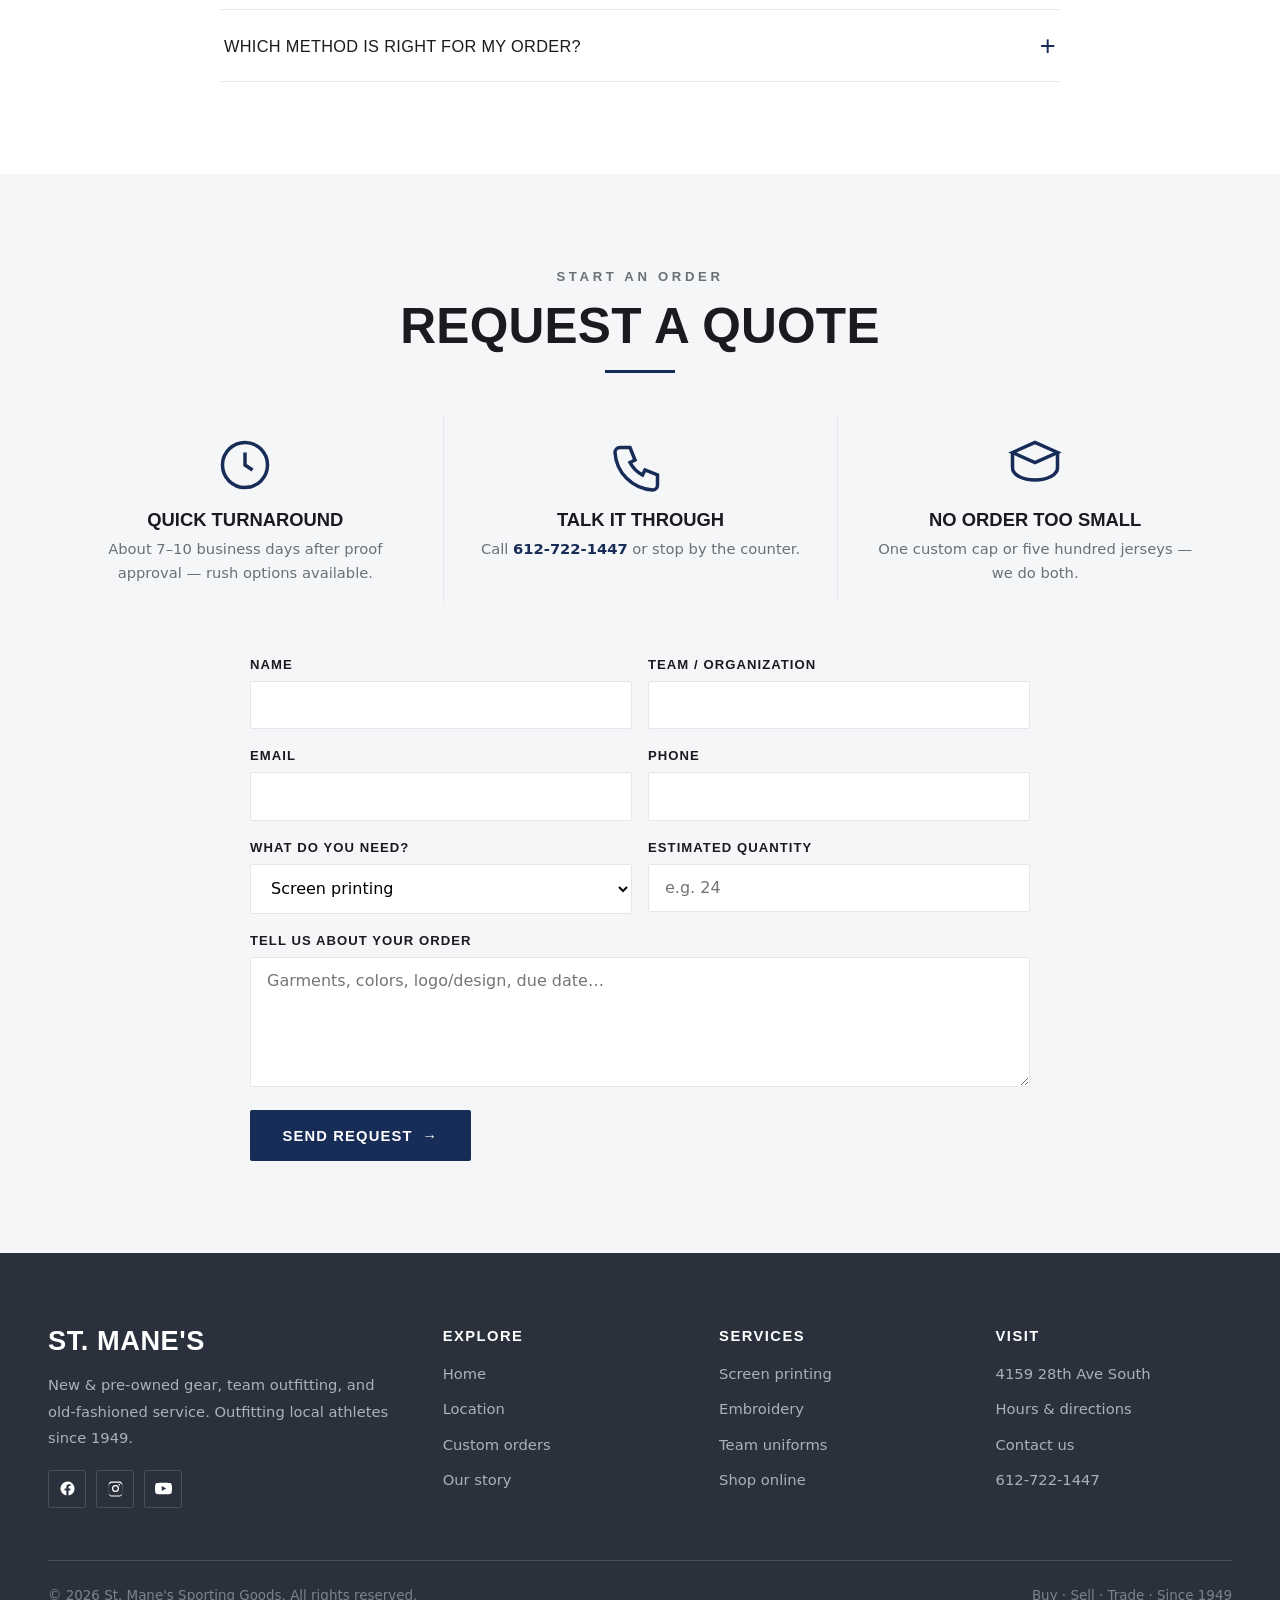
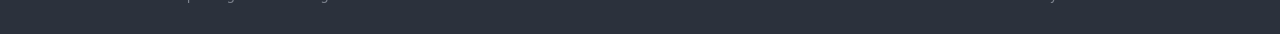
<file: custom-order.html>
<!DOCTYPE html>
<html lang="en">
<head>
  <meta charset="UTF-8" />
  <meta name="viewport" content="width=device-width, initial-scale=1.0" />
  <title>Custom Orders — St. Mane's Sporting Goods</title>
  <meta name="description" content="Screen printing & embroidery at St. Mane's — team uniforms, jerseys, hoodies and more, done in-house since 1949." />
  <link rel="canonical" href="https://stmanes.com/custom-order.html" />
  <meta property="og:type" content="website" />
  <meta property="og:site_name" content="St. Mane's Sporting Goods" />
  <meta property="og:title" content="Custom Orders — St. Mane's Sporting Goods" />
  <meta property="og:description" content="Screen printing, embroidery, DTF, banners and signs — done in-house since 1949. From one shirt to the whole roster." />
  <meta property="og:url" content="https://stmanes.com/custom-order.html" />
  <meta property="og:image" content="https://stmanes.com/baseball.jpg" />
  <meta name="twitter:card" content="summary_large_image" />
  <meta name="twitter:title" content="Custom Orders — St. Mane's Sporting Goods" />
  <meta name="twitter:description" content="Screen printing, embroidery, DTF, banners and signs — done in-house since 1949. From one shirt to the whole roster." />
  <meta name="twitter:image" content="https://stmanes.com/baseball.jpg" />
  <link rel="stylesheet" href="styles.css" />
  <script type="application/ld+json">
  {
    "@context": "https://schema.org",
    "@type": "SportingGoodsStore",
    "@id": "https://stmanes.com/#store",
    "name": "St. Mane's Sporting Goods",
    "description": "New & pre-owned sporting goods, team outfitting, screen printing and embroidery in Minneapolis, MN since 1949.",
    "url": "https://stmanes.com/",
    "logo": "https://stmanes.com/logo.png",
    "telephone": "+1-612-722-1447",
    "email": "hello@stmanes.com",
    "priceRange": "$$",
    "foundingDate": "1949",
    "address": {
      "@type": "PostalAddress",
      "streetAddress": "4159 28th Ave South",
      "addressLocality": "Minneapolis",
      "addressRegion": "MN",
      "postalCode": "55406",
      "addressCountry": "US"
    },
    "areaServed": "Minneapolis–St. Paul, MN",
    "openingHoursSpecification": [{
      "@type": "OpeningHoursSpecification",
      "dayOfWeek": ["Monday","Tuesday","Wednesday","Thursday","Friday"],
      "opens": "09:00",
      "closes": "17:00"
    }],
    "hasMap": "https://www.google.com/maps/dir/?api=1&destination=4159+28th+Ave+S%2C+Minneapolis%2C+MN+55406"
  }
  </script>
  <link rel="icon" type="image/svg+xml" href="data:image/svg+xml,<svg xmlns='http://www.w3.org/2000/svg' viewBox='0 0 24 24'><rect width='24' height='24' fill='%23172d57'/><text x='12' y='17' font-size='13' fill='%23ffffff' text-anchor='middle' font-family='Arial' font-weight='bold'>S</text></svg>" />
  <link rel="icon" type="image/png" sizes="32x32" href="favicon.png" />
  <link rel="apple-touch-icon" href="favicon.png" />
</head>
<body>

  <div class="announce">
    <div class="container announce__inner">
      <p>We've extended our returns period to <strong>30 days</strong>.</p>
      <p class="announce__contact"><a href="mailto:hello@stmanes.com">hello@stmanes.com</a> <span>612-722-1447</span></p>
    </div>
  </div>

  <header class="header">
    <div class="container">
      <nav class="nav" aria-label="Primary">
        <a class="brand" href="index.html">
          <img class="brand__logo" src="logo.png" alt="St. Mane Sporting Goods" />
        </a>
        <ul class="nav__links">
          <li><a href="index.html">Home<span class="dot">.</span></a></li>
          <li><a href="location.html">Location<span class="dot">.</span></a></li>
          <li><a href="custom-order.html" class="is-active">Custom order<span class="dot">.</span></a></li>
          <li><a href="https://store.stmanes.com/" target="_blank" rel="noopener">Select store<span class="dot">.</span></a></li>
        </ul>
        <div class="nav__actions">
          <a href="contact.html" class="icon-btn" aria-label="Contact us"><svg viewBox="0 0 24 24" fill="none" stroke="currentColor" stroke-width="1.8"><rect x="3" y="5" width="18" height="14" rx="2"/><path d="m3 7 9 6 9-6"/></svg></a>
          <button class="icon-btn" aria-label="Cart"><svg viewBox="0 0 24 24" fill="none" stroke="currentColor" stroke-width="1.8"><path d="M3 4h2l2.5 12h11L21 7H6"/><circle cx="9" cy="20" r="1.5"/><circle cx="18" cy="20" r="1.5"/></svg><span class="cart-count" data-cart-count style="display:none">0</span></button>
          <button class="nav__toggle" aria-label="Menu"><svg viewBox="0 0 24 24" fill="none" stroke="currentColor" stroke-width="2"><path d="M3 6h18M3 12h18M3 18h18"/></svg></button>
        </div>
      </nav>
    </div>
  </header>

  <section class="page-banner page-banner--photo" style="background-image:linear-gradient(rgba(8,16,32,.55), rgba(8,16,32,.68)), url('baseball.jpg')">
    <div class="container">
      <p class="crumbs"><a href="index.html">Home</a> / Custom Order</p>
      <h1>Custom Orders<span class="dot">.</span></h1>
      <p>Screen printing &amp; embroidery, done in-house since 1949 — from one shirt to the whole roster.</p>
    </div>
  </section>

  <!-- Intro -->
  <section class="section">
    <div class="container">
      <div class="split">
        <div class="reveal">
          <p class="kicker">Outfit your team</p>
          <h2 class="section-title">Your name, your colors, your gear<span class="dot">.</span></h2>
          <p>Whether you're kitting out a league, a business softball team, or a family reunion, we press and stitch it right here in South Minneapolis. No middlemen, no shipping delays — just bring us your design and pick a deadline.</p>
          <p>Three generations of doing it by hand means we'll tell you straight which method, garment, and ink will hold up season after season.</p>
          <a href="#quote" class="btn btn--primary">Request a quote <span class="arr">→</span></a>
        </div>
        <div class="split__media reveal" style="background-image:url('football.jpg');background-size:cover;background-position:center"></div>
      </div>
    </div>
  </section>

  <!-- Services -->
  <section class="section section--gray">
    <div class="container">
      <div class="head-center">
        <h2 class="section-title">Everything we do<span class="dot">.</span></h2>
        <div class="rule"></div>
      </div>
      <div class="svc-carousel">
        <div class="svc-track" data-svc-track>
          <article class="cust-card svc-slide">
            <div class="cust-card__ico"><svg viewBox="0 0 24 24" fill="none" stroke="currentColor" stroke-width="1.7"><path d="M4 7h16v12H4z"/><path d="M8 7V5h8v2M8 12h8M8 15h5"/></svg></div>
            <h3>Screen Printing</h3>
            <p>Bold, durable prints that are perfect for big team orders and bright, multi-color designs.</p>
            <ul class="cust-list">
              <li><svg viewBox="0 0 24 24" fill="none" stroke="currentColor" stroke-width="2"><path d="m5 12 4 4 10-10"/></svg> Best value on larger quantities</li>
              <li><svg viewBox="0 0 24 24" fill="none" stroke="currentColor" stroke-width="2"><path d="m5 12 4 4 10-10"/></svg> Names, numbers &amp; logos</li>
              <li><svg viewBox="0 0 24 24" fill="none" stroke="currentColor" stroke-width="2"><path d="m5 12 4 4 10-10"/></svg> Tees, hoodies &amp; jerseys</li>
            </ul>
          </article>
          <article class="cust-card svc-slide">
            <div class="cust-card__ico"><svg viewBox="0 0 24 24" fill="none" stroke="currentColor" stroke-width="1.7"><circle cx="12" cy="12" r="9"/><circle cx="12" cy="12" r="3"/></svg></div>
            <h3>Embroidery</h3>
            <p>A premium, stitched-in look that lasts — sharp, professional, and built to hold up.</p>
            <ul class="cust-list">
              <li><svg viewBox="0 0 24 24" fill="none" stroke="currentColor" stroke-width="2"><path d="m5 12 4 4 10-10"/></svg> Logos, monograms &amp; names</li>
              <li><svg viewBox="0 0 24 24" fill="none" stroke="currentColor" stroke-width="2"><path d="m5 12 4 4 10-10"/></svg> Caps, polos &amp; outerwear</li>
              <li><svg viewBox="0 0 24 24" fill="none" stroke="currentColor" stroke-width="2"><path d="m5 12 4 4 10-10"/></svg> Great for small &amp; staff runs</li>
            </ul>
          </article>
          <article class="cust-card svc-slide">
            <div class="cust-card__ico"><svg viewBox="0 0 24 24" fill="none" stroke="currentColor" stroke-width="1.7"><path d="m12 3 9 5-9 5-9-5 9-5Z"/><path d="m3 13 9 5 9-5"/></svg></div>
            <h3>DTF Transfers</h3>
            <p>Full-color, finely detailed prints that bond to almost any fabric.</p>
            <ul class="cust-list">
              <li><svg viewBox="0 0 24 24" fill="none" stroke="currentColor" stroke-width="2"><path d="m5 12 4 4 10-10"/></svg> Photo-quality detail</li>
              <li><svg viewBox="0 0 24 24" fill="none" stroke="currentColor" stroke-width="2"><path d="m5 12 4 4 10-10"/></svg> Works on almost any fabric</li>
              <li><svg viewBox="0 0 24 24" fill="none" stroke="currentColor" stroke-width="2"><path d="m5 12 4 4 10-10"/></svg> Perfect for small runs</li>
            </ul>
          </article>
          <article class="cust-card svc-slide">
            <div class="cust-card__ico"><svg viewBox="0 0 24 24" fill="none" stroke="currentColor" stroke-width="1.7"><path d="M6 3v18M6 4h13l-3 4 3 4H6"/></svg></div>
            <h3>Banners</h3>
            <p>Big, weather-ready banners that make game day and events impossible to miss.</p>
            <ul class="cust-list">
              <li><svg viewBox="0 0 24 24" fill="none" stroke="currentColor" stroke-width="2"><path d="m5 12 4 4 10-10"/></svg> Indoor &amp; outdoor</li>
              <li><svg viewBox="0 0 24 24" fill="none" stroke="currentColor" stroke-width="2"><path d="m5 12 4 4 10-10"/></svg> Grommets &amp; finishing</li>
              <li><svg viewBox="0 0 24 24" fill="none" stroke="currentColor" stroke-width="2"><path d="m5 12 4 4 10-10"/></svg> Any size you need</li>
            </ul>
          </article>
          <article class="cust-card svc-slide">
            <div class="cust-card__ico"><svg viewBox="0 0 24 24" fill="none" stroke="currentColor" stroke-width="1.7"><rect x="4" y="5" width="16" height="9" rx="1"/><path d="M12 14v6M8 20h8"/></svg></div>
            <h3>Signs</h3>
            <p>Yard, storefront, and event signage that gets your name seen around town.</p>
            <ul class="cust-list">
              <li><svg viewBox="0 0 24 24" fill="none" stroke="currentColor" stroke-width="2"><path d="m5 12 4 4 10-10"/></svg> Yard &amp; lawn signs</li>
              <li><svg viewBox="0 0 24 24" fill="none" stroke="currentColor" stroke-width="2"><path d="m5 12 4 4 10-10"/></svg> Storefront &amp; window</li>
              <li><svg viewBox="0 0 24 24" fill="none" stroke="currentColor" stroke-width="2"><path d="m5 12 4 4 10-10"/></svg> Single or bulk runs</li>
            </ul>
          </article>
          <article class="cust-card svc-slide">
            <div class="cust-card__ico"><svg viewBox="0 0 24 24" fill="none" stroke="currentColor" stroke-width="1.7"><rect x="3" y="8" width="18" height="12" rx="1"/><path d="M3 12h18M12 8v12"/><path d="M8.5 8a2.5 2.5 0 1 1 3.5-2.3A2.5 2.5 0 1 1 15.5 8"/></svg></div>
            <h3>Promotional Products</h3>
            <p>Branded swag and giveaways that put your name in everyone's hands.</p>
            <ul class="cust-list">
              <li><svg viewBox="0 0 24 24" fill="none" stroke="currentColor" stroke-width="2"><path d="m5 12 4 4 10-10"/></svg> Bottles, bags &amp; keychains</li>
              <li><svg viewBox="0 0 24 24" fill="none" stroke="currentColor" stroke-width="2"><path d="m5 12 4 4 10-10"/></svg> Event &amp; team giveaways</li>
              <li><svg viewBox="0 0 24 24" fill="none" stroke="currentColor" stroke-width="2"><path d="m5 12 4 4 10-10"/></svg> Bulk pricing</li>
            </ul>
          </article>
          <article class="cust-card svc-slide">
            <div class="cust-card__ico"><svg viewBox="0 0 24 24" fill="none" stroke="currentColor" stroke-width="1.7"><circle cx="12" cy="12" r="9"/><path d="M3 12h18M12 3a15 15 0 0 1 0 18M12 3a15 15 0 0 0 0 18"/></svg></div>
            <h3>Online Stores</h3>
            <p>Custom team &amp; league web stores so everyone orders their own gear, their size.</p>
            <ul class="cust-list">
              <li><svg viewBox="0 0 24 24" fill="none" stroke="currentColor" stroke-width="2"><path d="m5 12 4 4 10-10"/></svg> Your own branded shop</li>
              <li><svg viewBox="0 0 24 24" fill="none" stroke="currentColor" stroke-width="2"><path d="m5 12 4 4 10-10"/></svg> Everyone picks their size</li>
              <li><svg viewBox="0 0 24 24" fill="none" stroke="currentColor" stroke-width="2"><path d="m5 12 4 4 10-10"/></svg> We handle the rest</li>
            </ul>
          </article>
        </div>
      </div>

      <ul class="svc-list" data-svc-list>
        <li><button data-i="0">Screen Printing</button></li>
        <li><button data-i="1">Embroidery</button></li>
        <li><button data-i="2">DTF Transfers</button></li>
        <li><button data-i="3">Banners</button></li>
        <li><button data-i="4">Signs</button></li>
        <li><button data-i="5">Promotional Products</button></li>
        <li><button data-i="6">Online Stores</button></li>
      </ul>

      <p class="section-lead center" style="margin-top:48px">We customize just about anything you can wear or carry:</p>
      <div class="tag-row">
        <span class="tag">Team Jerseys</span>
        <span class="tag">Uniforms</span>
        <span class="tag">T-Shirts</span>
        <span class="tag">Hoodies</span>
        <span class="tag">Caps</span>
        <span class="tag">Polos</span>
        <span class="tag">Jackets</span>
        <span class="tag">Warm-Ups</span>
        <span class="tag">Bags</span>
        <span class="tag">Banners</span>
      </div>
    </div>
  </section>

  <!-- How it works -->
  <section class="section">
    <div class="container">
      <div class="head-center">
        <h2 class="section-title">How it works<span class="dot">.</span></h2>
        <div class="rule"></div>
      </div>
      <div class="why-grid">
        <div class="why-item reveal">
          <div class="why-item__ico"><span class="why-item__num">1</span></div>
          <h3>Bring your idea</h3>
          <p>Send a logo, a sketch, or just a rough idea — we'll help shape it into a design.</p>
        </div>
        <div class="why-item reveal">
          <div class="why-item__ico"><span class="why-item__num">2</span></div>
          <h3>Pick your gear</h3>
          <p>Choose garments and colors from our catalog, or bring your own to print on.</p>
        </div>
        <div class="why-item reveal">
          <div class="why-item__ico"><span class="why-item__num">3</span></div>
          <h3>Approve a proof</h3>
          <p>We send a mock-up and a quote. Nothing gets pressed until you say go.</p>
        </div>
        <div class="why-item reveal">
          <div class="why-item__ico"><span class="why-item__num">4</span></div>
          <h3>Pick it up</h3>
          <p>Grab the finished order in store — in time for opening day.</p>
        </div>
      </div>
    </div>
  </section>

  <!-- FAQ -->
  <script type="application/ld+json">
  {
    "@context": "https://schema.org",
    "@type": "FAQPage",
    "mainEntity": [
      { "@type": "Question", "name": "How long does a custom order take?",
        "acceptedAnswer": { "@type": "Answer", "text": "Most orders are ready in roughly one to two weeks after you approve the artwork. Timelines shift with the season and order size, so tell us your deadline when you request a quote and we'll let you know what's doable." } },
      { "@type": "Question", "name": "Is there a minimum order?",
        "acceptedAnswer": { "@type": "Answer", "text": "Screen printing is most cost-effective by the dozen, while embroidery and DTF transfers work great for small runs — even a single shirt, hat, or bag. Whatever the size, we'll find the right method." } },
      { "@type": "Question", "name": "What artwork do you need?",
        "acceptedAnswer": { "@type": "Answer", "text": "Vector files (.ai, .eps, .pdf, or .svg) give the cleanest results, but a high-resolution .png or .jpg usually works too. No art ready? Bring us a sketch or an idea and we can help build it." } },
      { "@type": "Question", "name": "Are there setup or digitizing fees?",
        "acceptedAnswer": { "@type": "Answer", "text": "Screen printing includes a one-time screen charge per color, and embroidery includes a one-time digitizing fee to turn your logo into stitches. We spell out any fees up front in your quote — no surprises at pickup." } },
      { "@type": "Question", "name": "Can you match our team or school colors?",
        "acceptedAnswer": { "@type": "Answer", "text": "Yes. We match team and school colors and can work from Pantone (PMS) references to keep your look consistent across uniforms, spirit wear, and signage." } },
      { "@type": "Question", "name": "Can you print on items we already own?",
        "acceptedAnswer": { "@type": "Answer", "text": "Often, yes — just ask first. Some fabrics and finishes take ink or stitching better than others, so we'll check your items before committing to a deadline." } },
      { "@type": "Question", "name": "Which method is right for my order?",
        "acceptedAnswer": { "@type": "Answer", "text": "Big team orders with a few colors lean toward screen printing. Logos on hats, polos, and jackets are perfect for embroidery. Full-color or photo-style art, and smaller quantities, are a great fit for DTF transfers. Not sure? Tell us what you're making and we'll recommend the best fit." } }
    ]
  }
  </script>
  <section class="section">
    <div class="container">
      <div class="head-center">
        <span class="kicker">Good to know</span>
        <h2 class="section-title">Common questions<span class="dot">.</span></h2>
        <div class="rule"></div>
      </div>
      <div class="faq">
        <details class="faq__item">
          <summary>How long does a custom order take?</summary>
          <p>Most orders are ready in roughly one to two weeks after you approve the artwork. Timelines shift with the season and order size, so tell us your deadline when you request a quote and we'll let you know what's doable.</p>
        </details>
        <details class="faq__item">
          <summary>Is there a minimum order?</summary>
          <p>Screen printing is most cost-effective by the dozen, while embroidery and DTF transfers work great for small runs — even a single shirt, hat, or bag. Whatever the size, we'll find the right method.</p>
        </details>
        <details class="faq__item">
          <summary>What artwork do you need?</summary>
          <p>Vector files (.ai, .eps, .pdf, or .svg) give the cleanest results, but a high-resolution .png or .jpg usually works too. No art ready? Bring us a sketch or an idea and we can help build it.</p>
        </details>
        <details class="faq__item">
          <summary>Are there setup or digitizing fees?</summary>
          <p>Screen printing includes a one-time screen charge per color, and embroidery includes a one-time digitizing fee to turn your logo into stitches. We spell out any fees up front in your quote — no surprises at pickup.</p>
        </details>
        <details class="faq__item">
          <summary>Can you match our team or school colors?</summary>
          <p>Yes. We match team and school colors and can work from Pantone (PMS) references to keep your look consistent across uniforms, spirit wear, and signage.</p>
        </details>
        <details class="faq__item">
          <summary>Can you print on items we already own?</summary>
          <p>Often, yes — just ask first. Some fabrics and finishes take ink or stitching better than others, so we'll check your items before committing to a deadline.</p>
        </details>
        <details class="faq__item">
          <summary>Which method is right for my order?</summary>
          <p>Big team orders with a few colors lean toward screen printing. Logos on hats, polos, and jackets are perfect for embroidery. Full-color or photo-style art, and smaller quantities, are a great fit for DTF transfers. Not sure? Tell us what you're making and we'll recommend the best fit.</p>
        </details>
      </div>
    </div>
  </section>

  <!-- Quote form -->
  <section class="section section--gray" id="quote">
    <div class="container">
      <div class="head-center">
        <p class="kicker">Start an order</p>
        <h2 class="section-title">Request a quote<span class="dot">.</span></h2>
        <div class="rule"></div>
      </div>

      <!-- three reassurance points, balanced 3-up -->
      <div class="values" style="margin-top:44px">
        <div class="value-card reveal">
          <div class="ico"><svg viewBox="0 0 24 24" fill="none" stroke="currentColor"><circle cx="12" cy="12" r="9"/><path d="M12 7v5l3 2"/></svg></div>
          <h3>Quick turnaround</h3>
          <p>About 7–10 business days after proof approval — rush options available.</p>
        </div>
        <div class="value-card reveal">
          <div class="ico"><svg viewBox="0 0 24 24" fill="none" stroke="currentColor"><path d="M4 5h4l2 5-2 1a12 12 0 0 0 5 5l1-2 5 2v4a2 2 0 0 1-2 2A16 16 0 0 1 2 7a2 2 0 0 1 2-2Z"/></svg></div>
          <h3>Talk it through</h3>
          <p>Call <a href="tel:+16127221447" style="color:var(--red);font-weight:600">612-722-1447</a> or stop by the counter.</p>
        </div>
        <div class="value-card reveal">
          <div class="ico"><svg viewBox="0 0 24 24" fill="none" stroke="currentColor"><path d="M3 7l9-4 9 4-9 4-9-4Z"/><path d="M3 7v6c0 3 4 5 9 5s9-2 9-5V7"/></svg></div>
          <h3>No order too small</h3>
          <p>One custom cap or five hundred jerseys — we do both.</p>
        </div>
      </div>

      <!-- quote form, centered -->
      <form data-demo style="max-width:780px;margin:52px auto 0">
        <div class="field-row">
          <div class="field"><label for="nm">Name</label><input id="nm" type="text" required /></div>
          <div class="field"><label for="org">Team / organization</label><input id="org" type="text" /></div>
        </div>
        <div class="field-row">
          <div class="field"><label for="em">Email</label><input id="em" type="email" required /></div>
          <div class="field"><label for="ph">Phone</label><input id="ph" type="tel" /></div>
        </div>
        <div class="field-row">
          <div class="field">
            <label for="svc">What do you need?</label>
            <select id="svc">
              <option>Screen printing</option>
              <option>Embroidery</option>
              <option>Both</option>
              <option>Team uniforms</option>
              <option>Not sure yet</option>
            </select>
          </div>
          <div class="field"><label for="qty">Estimated quantity</label><input id="qty" type="text" placeholder="e.g. 24" /></div>
        </div>
        <div class="field"><label for="msg">Tell us about your order</label><textarea id="msg" placeholder="Garments, colors, logo/design, due date…" required></textarea></div>
        <button class="btn btn--primary" type="submit">Send request <span class="arr">→</span></button>
        <p data-note hidden style="color:var(--black);margin-top:14px;font-weight:600">✓ Thanks! We've got your request and will get back to you within one business day.</p>
      </form>
    </div>
  </section>

  <footer class="footer">
    <div class="container">
      <div class="footer__grid">
        <div class="footer__brand">
          <span class="brand__name">St. Mane's<span class="dot">.</span></span>
          <p>New &amp; pre-owned gear, team outfitting, and old-fashioned service. Outfitting local athletes since 1949.</p>
          <div class="footer__social">
            <a href="#" class="social-sq" aria-label="Facebook"><svg viewBox="0 0 24 24" fill="currentColor"><path d="M22 12a10 10 0 1 0-11.6 9.9v-7H7.9V12h2.5V9.8c0-2.46 1.47-3.82 3.71-3.82 1.07 0 2.2.19 2.2.19v2.42h-1.24c-1.22 0-1.6.76-1.6 1.54V12h2.72l-.43 2.9h-2.29v7A10 10 0 0 0 22 12z"/></svg></a>
            <a href="#" class="social-sq" aria-label="Instagram"><svg viewBox="0 0 24 24" fill="currentColor"><path d="M12 2.16c3.2 0 3.58.01 4.85.07 1.17.05 1.8.25 2.23.41.56.22.96.48 1.38.9.42.42.68.82.9 1.38.16.42.36 1.06.41 2.23.06 1.27.07 1.65.07 4.85s-.01 3.58-.07 4.85c-.05 1.17-.25 1.8-.41 2.23-.22.56-.48.96-.9 1.38-.42.42-.82.68-1.38.9-.42.16-1.06.36-2.23.41-1.27.06-1.65.07-4.85.07s-3.58-.01-4.85-.07c-1.17-.05-1.8-.25-2.23-.41-.56-.22-.96-.48-1.38-.9-.42-.42-.68-.82-.9-1.38-.16-.42-.36-1.06-.41-2.23C2.17 15.58 2.16 15.2 2.16 12s.01-3.58.07-4.85c.05-1.17.25-1.8.41-2.23.22-.56.48-.96.9-1.38.42-.42.82-.68 1.38-.9.42-.16 1.06-.36 2.23-.41C8.42 2.17 8.8 2.16 12 2.16zm0 1.8c-3.15 0-3.52.01-4.76.07-1.15.05-1.77.24-2.19.41-.55.21-.94.47-1.35.88-.41.41-.67.8-.88 1.35-.16.42-.36 1.04-.41 2.19-.06 1.24-.07 1.61-.07 4.76s.01 3.52.07 4.76c.05 1.15.25 1.77.41 2.19.21.55.47.94.88 1.35.41.41.8.67 1.35.88.42.16 1.04.36 2.19.41 1.24.06 1.61.07 4.76.07s3.52-.01 4.76-.07c1.15-.05 1.77-.25 2.19-.41.55-.21.94-.47 1.35-.88.41-.41.67-.8.88-1.35.16-.42.36-1.04.41-2.19.06-1.24.07-1.61.07-4.76s-.01-3.52-.07-4.76c-.05-1.15-.25-1.77-.41-2.19-.21-.55-.47-.94-.88-1.35-.41-.41-.8-.67-1.35-.88-.42-.16-1.04-.36-2.19-.41-1.24-.06-1.61-.07-4.76-.07zm0 3.06a4.98 4.98 0 1 1 0 9.96 4.98 4.98 0 0 1 0-9.96zm0 8.21a3.23 3.23 0 1 0 0-6.46 3.23 3.23 0 0 0 0 6.46zm6.34-8.41a1.16 1.16 0 1 1-2.32 0 1.16 1.16 0 0 1 2.32 0z"/></svg></a>
            <a href="#" class="social-sq" aria-label="YouTube"><svg viewBox="0 0 24 24" fill="currentColor"><path d="M23.5 6.5a3.02 3.02 0 0 0-2.12-2.14C19.5 3.86 12 3.86 12 3.86s-7.5 0-9.38.5A3.02 3.02 0 0 0 .5 6.5C0 8.39 0 12 0 12s0 3.61.5 5.5a3.02 3.02 0 0 0 2.12 2.14c1.88.5 9.38.5 9.38.5s7.5 0 9.38-.5a3.02 3.02 0 0 0 2.12-2.14c.5-1.89.5-5.5.5-5.5s0-3.61-.5-5.5zM9.6 15.6V8.4l6.2 3.6-6.2 3.6z"/></svg></a>
          </div>
        </div>
        <div><h4>Explore</h4><ul><li><a href="index.html">Home</a></li><li><a href="location.html">Location</a></li><li><a href="custom-order.html">Custom orders</a></li><li><a href="about.html">Our story</a></li></ul></div>
        <div><h4>Services</h4><ul><li><a href="custom-order.html">Screen printing</a></li><li><a href="custom-order.html">Embroidery</a></li><li><a href="custom-order.html">Team uniforms</a></li><li><a href="https://store.stmanes.com/" target="_blank" rel="noopener">Shop online</a></li></ul></div>
        <div><h4>Visit</h4><ul><li><a href="location.html">4159 28th Ave South</a></li><li><a href="location.html">Hours &amp; directions</a></li><li><a href="contact.html">Contact us</a></li><li><a href="tel:+16127221447">612-722-1447</a></li></ul></div>
      </div>
      <div class="footer__bar">
        <span>© <span data-year>2026</span> St. Mane's Sporting Goods. All rights reserved.</span>
        <span>Buy · Sell · Trade · Since 1949</span>
      </div>
    </div>
  </footer>

  <script src="products.js"></script>
  <script src="main.js"></script>
</body>
</html>
</file>
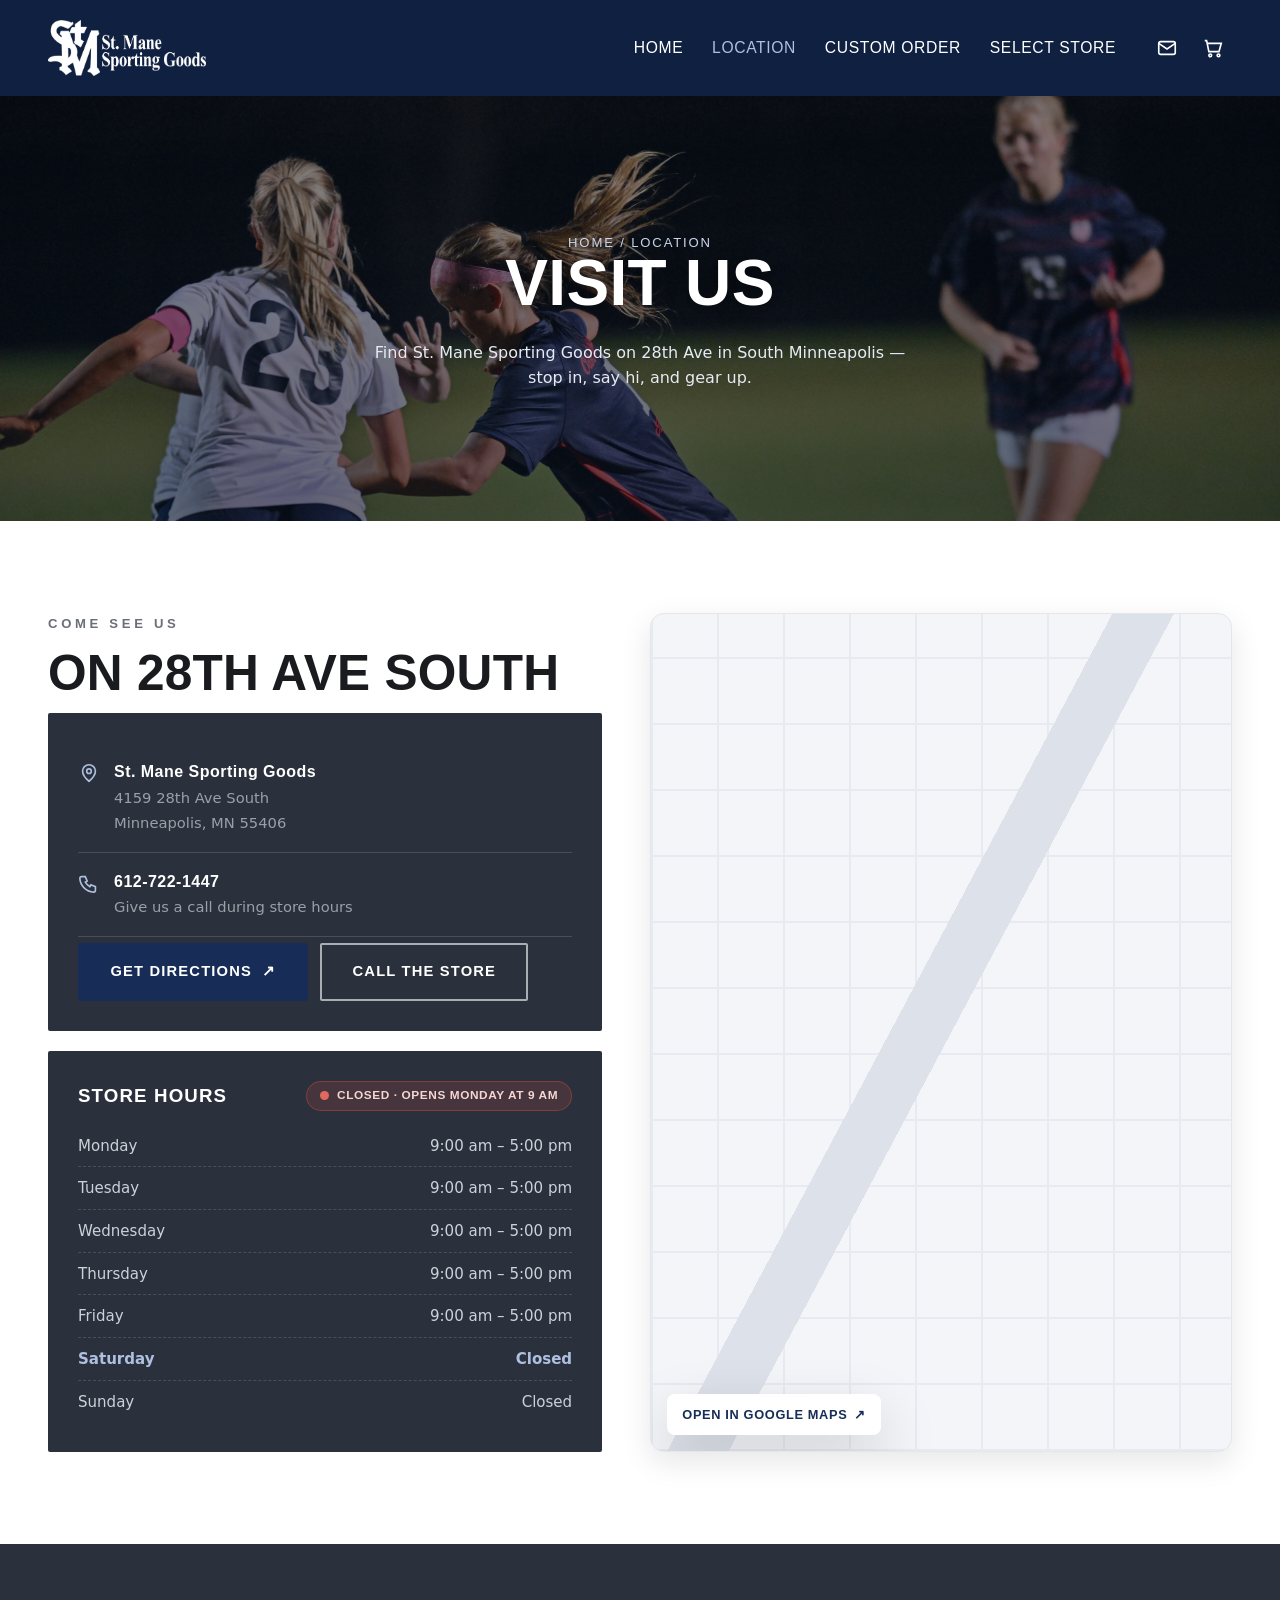
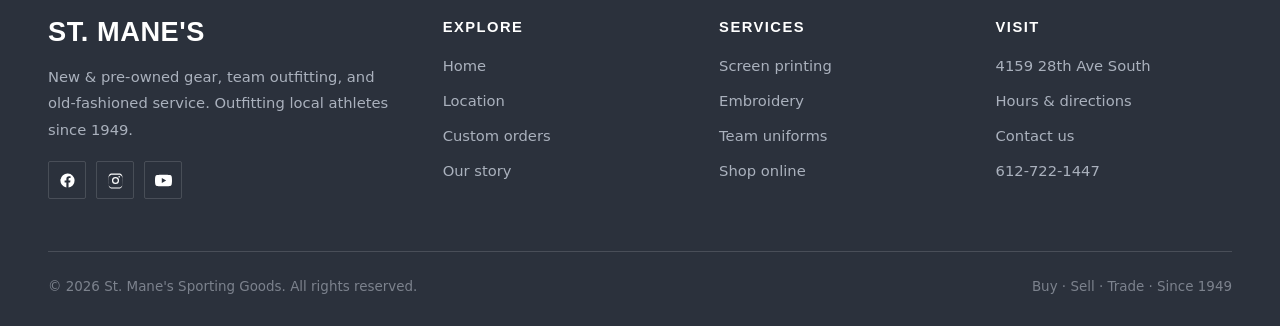
<file: location.html>
<!DOCTYPE html>
<html lang="en">
<head>
  <meta charset="UTF-8" />
  <meta name="viewport" content="width=device-width, initial-scale=1.0" />
  <title>Location — St. Mane's Sporting Goods</title>
  <meta name="description" content="Visit St. Mane Sporting Goods at 4159 28th Ave South, Minneapolis, MN 55406. Store hours and directions." />
  <link rel="canonical" href="https://stmanes.com/location.html" />
  <meta property="og:type" content="website" />
  <meta property="og:site_name" content="St. Mane's Sporting Goods" />
  <meta property="og:title" content="Location — St. Mane's Sporting Goods" />
  <meta property="og:description" content="Visit us at 4159 28th Ave South, Minneapolis, MN 55406. Store hours and directions." />
  <meta property="og:url" content="https://stmanes.com/location.html" />
  <meta property="og:image" content="https://stmanes.com/location-banner.webp" />
  <meta name="twitter:card" content="summary_large_image" />
  <meta name="twitter:title" content="Location — St. Mane's Sporting Goods" />
  <meta name="twitter:description" content="Visit us at 4159 28th Ave South, Minneapolis, MN 55406. Store hours and directions." />
  <meta name="twitter:image" content="https://stmanes.com/location-banner.webp" />
  <link rel="stylesheet" href="styles.css" />
  <script type="application/ld+json">
  {
    "@context": "https://schema.org",
    "@type": "SportingGoodsStore",
    "@id": "https://stmanes.com/#store",
    "name": "St. Mane's Sporting Goods",
    "description": "New & pre-owned sporting goods, team outfitting, screen printing and embroidery in Minneapolis, MN since 1949.",
    "url": "https://stmanes.com/",
    "logo": "https://stmanes.com/logo.png",
    "telephone": "+1-612-722-1447",
    "email": "hello@stmanes.com",
    "priceRange": "$$",
    "foundingDate": "1949",
    "address": {
      "@type": "PostalAddress",
      "streetAddress": "4159 28th Ave South",
      "addressLocality": "Minneapolis",
      "addressRegion": "MN",
      "postalCode": "55406",
      "addressCountry": "US"
    },
    "areaServed": "Minneapolis–St. Paul, MN",
    "openingHoursSpecification": [{
      "@type": "OpeningHoursSpecification",
      "dayOfWeek": ["Monday","Tuesday","Wednesday","Thursday","Friday"],
      "opens": "09:00",
      "closes": "17:00"
    }],
    "hasMap": "https://www.google.com/maps/dir/?api=1&destination=4159+28th+Ave+S%2C+Minneapolis%2C+MN+55406"
  }
  </script>
  <link rel="icon" type="image/svg+xml" href="data:image/svg+xml,<svg xmlns='http://www.w3.org/2000/svg' viewBox='0 0 24 24'><rect width='24' height='24' fill='%23172d57'/><text x='12' y='17' font-size='13' fill='%23ffffff' text-anchor='middle' font-family='Arial' font-weight='bold'>S</text></svg>" />
  <link rel="icon" type="image/png" sizes="32x32" href="favicon.png" />
  <link rel="apple-touch-icon" href="favicon.png" />
</head>
<body>

  <div class="announce">
    <div class="container announce__inner">
      <p>We've extended our returns period to <strong>30 days</strong>.</p>
      <p class="announce__contact"><a href="mailto:hello@stmanes.com">hello@stmanes.com</a> <span>612-722-1447</span></p>
    </div>
  </div>

  <header class="header">
    <div class="container">
      <nav class="nav" aria-label="Primary">
        <a class="brand" href="index.html">
          <img class="brand__logo" src="logo.png" alt="St. Mane Sporting Goods" />
        </a>
        <ul class="nav__links">
          <li><a href="index.html">Home<span class="dot">.</span></a></li>
          <li><a href="location.html" class="is-active">Location<span class="dot">.</span></a></li>
          <li><a href="custom-order.html">Custom order<span class="dot">.</span></a></li>
          <li><a href="https://store.stmanes.com/" target="_blank" rel="noopener">Select store<span class="dot">.</span></a></li>
        </ul>
        <div class="nav__actions">
          <a href="contact.html" class="icon-btn" aria-label="Contact us"><svg viewBox="0 0 24 24" fill="none" stroke="currentColor" stroke-width="1.8"><rect x="3" y="5" width="18" height="14" rx="2"/><path d="m3 7 9 6 9-6"/></svg></a>
          <button class="icon-btn" aria-label="Cart"><svg viewBox="0 0 24 24" fill="none" stroke="currentColor" stroke-width="1.8"><path d="M3 4h2l2.5 12h11L21 7H6"/><circle cx="9" cy="20" r="1.5"/><circle cx="18" cy="20" r="1.5"/></svg><span class="cart-count" data-cart-count style="display:none">0</span></button>
          <button class="nav__toggle" aria-label="Menu"><svg viewBox="0 0 24 24" fill="none" stroke="currentColor" stroke-width="2"><path d="M3 6h18M3 12h18M3 18h18"/></svg></button>
        </div>
      </nav>
    </div>
  </header>

  <section class="page-banner page-banner--photo" style="background-image:linear-gradient(rgba(8,16,32,.5), rgba(8,16,32,.62)), url('location-banner.webp')">
    <div class="container">
      <p class="crumbs"><a href="index.html">Home</a> / Location</p>
      <h1>Visit Us</h1>
      <p>Find St. Mane Sporting Goods on 28th Ave in South Minneapolis — stop in, say hi, and gear up.</p>
    </div>
  </section>

  <section class="section">
    <div class="container">
      <div class="location">
        <!-- Left: address, actions, hours -->
        <div>
          <p class="kicker">Come see us</p>
          <h2 class="section-title" style="margin-bottom:1rem">On 28th Ave South<span class="dot">.</span></h2>

          <div class="loc-cards">
            <div class="info-card">
              <div class="info-row">
                <svg viewBox="0 0 24 24" fill="none" stroke="currentColor" stroke-width="1.8"><path d="M12 21s-7-6-7-11a7 7 0 0 1 14 0c0 5-7 11-7 11Z"/><circle cx="12" cy="10" r="2.5"/></svg>
                <div><b>St. Mane Sporting Goods</b><span>4159 28th Ave South<br>Minneapolis, MN 55406</span></div>
              </div>
              <div class="info-row">
                <svg viewBox="0 0 24 24" fill="none" stroke="currentColor" stroke-width="1.8"><path d="M4 5h4l2 5-2 1a12 12 0 0 0 5 5l1-2 5 2v4a2 2 0 0 1-2 2A16 16 0 0 1 2 7a2 2 0 0 1 2-2Z"/></svg>
                <div><b>612-722-1447</b><span>Give us a call during store hours</span></div>
              </div>
              <div class="loc-actions">
                <a href="https://www.google.com/maps/dir/?api=1&destination=4159+28th+Ave+S%2C+Minneapolis%2C+MN+55406" target="_blank" rel="noopener" class="btn btn--primary">Get directions <span class="arr">↗</span></a>
                <a href="tel:+16127221447" class="btn btn--outline-light">Call the store</a>
              </div>
            </div>

            <div class="info-card">
              <div class="hours-head">
                <h3>Store Hours</h3>
                <span class="status-badge" data-open-status></span>
              </div>
              <ul class="hours-list">
                <li class="today"><span>Monday</span><span>9:00 am – 5:00 pm</span></li>
                <li><span>Tuesday</span><span>9:00 am – 5:00 pm</span></li>
                <li><span>Wednesday</span><span>9:00 am – 5:00 pm</span></li>
                <li><span>Thursday</span><span>9:00 am – 5:00 pm</span></li>
                <li><span>Friday</span><span>9:00 am – 5:00 pm</span></li>
                <li><span>Saturday</span><span>Closed</span></li>
                <li><span>Sunday</span><span>Closed</span></li>
              </ul>
            </div>
          </div>
        </div>

        <!-- Right: map -->
        <div class="loc-map">
          <iframe title="Map to St. Mane Sporting Goods" src="https://www.google.com/maps?q=4159+28th+Ave+South,+Minneapolis,+MN+55406&output=embed" loading="lazy" referrerpolicy="no-referrer-when-downgrade" allowfullscreen></iframe>
          <a class="loc-map__open" href="https://www.google.com/maps/dir/?api=1&destination=4159+28th+Ave+S%2C+Minneapolis%2C+MN+55406" target="_blank" rel="noopener">Open in Google Maps <span class="arr">↗</span></a>
        </div>
      </div>
    </div>
  </section>

  <footer class="footer">
    <div class="container">
      <div class="footer__grid">
        <div class="footer__brand">
          <span class="brand__name">St. Mane's<span class="dot">.</span></span>
          <p>New &amp; pre-owned gear, team outfitting, and old-fashioned service. Outfitting local athletes since 1949.</p>
          <div class="footer__social">
            <a href="#" class="social-sq" aria-label="Facebook"><svg viewBox="0 0 24 24" fill="currentColor"><path d="M22 12a10 10 0 1 0-11.6 9.9v-7H7.9V12h2.5V9.8c0-2.46 1.47-3.82 3.71-3.82 1.07 0 2.2.19 2.2.19v2.42h-1.24c-1.22 0-1.6.76-1.6 1.54V12h2.72l-.43 2.9h-2.29v7A10 10 0 0 0 22 12z"/></svg></a>
            <a href="#" class="social-sq" aria-label="Instagram"><svg viewBox="0 0 24 24" fill="currentColor"><path d="M12 2.16c3.2 0 3.58.01 4.85.07 1.17.05 1.8.25 2.23.41.56.22.96.48 1.38.9.42.42.68.82.9 1.38.16.42.36 1.06.41 2.23.06 1.27.07 1.65.07 4.85s-.01 3.58-.07 4.85c-.05 1.17-.25 1.8-.41 2.23-.22.56-.48.96-.9 1.38-.42.42-.82.68-1.38.9-.42.16-1.06.36-2.23.41-1.27.06-1.65.07-4.85.07s-3.58-.01-4.85-.07c-1.17-.05-1.8-.25-2.23-.41-.56-.22-.96-.48-1.38-.9-.42-.42-.68-.82-.9-1.38-.16-.42-.36-1.06-.41-2.23C2.17 15.58 2.16 15.2 2.16 12s.01-3.58.07-4.85c.05-1.17.25-1.8.41-2.23.22-.56.48-.96.9-1.38.42-.42.82-.68 1.38-.9.42-.16 1.06-.36 2.23-.41C8.42 2.17 8.8 2.16 12 2.16zm0 1.8c-3.15 0-3.52.01-4.76.07-1.15.05-1.77.24-2.19.41-.55.21-.94.47-1.35.88-.41.41-.67.8-.88 1.35-.16.42-.36 1.04-.41 2.19-.06 1.24-.07 1.61-.07 4.76s.01 3.52.07 4.76c.05 1.15.25 1.77.41 2.19.21.55.47.94.88 1.35.41.41.8.67 1.35.88.42.16 1.04.36 2.19.41 1.24.06 1.61.07 4.76.07s3.52-.01 4.76-.07c1.15-.05 1.77-.25 2.19-.41.55-.21.94-.47 1.35-.88.41-.41.67-.8.88-1.35.16-.42.36-1.04.41-2.19.06-1.24.07-1.61.07-4.76s-.01-3.52-.07-4.76c-.05-1.15-.25-1.77-.41-2.19-.21-.55-.47-.94-.88-1.35-.41-.41-.8-.67-1.35-.88-.42-.16-1.04-.36-2.19-.41-1.24-.06-1.61-.07-4.76-.07zm0 3.06a4.98 4.98 0 1 1 0 9.96 4.98 4.98 0 0 1 0-9.96zm0 8.21a3.23 3.23 0 1 0 0-6.46 3.23 3.23 0 0 0 0 6.46zm6.34-8.41a1.16 1.16 0 1 1-2.32 0 1.16 1.16 0 0 1 2.32 0z"/></svg></a>
            <a href="#" class="social-sq" aria-label="YouTube"><svg viewBox="0 0 24 24" fill="currentColor"><path d="M23.5 6.5a3.02 3.02 0 0 0-2.12-2.14C19.5 3.86 12 3.86 12 3.86s-7.5 0-9.38.5A3.02 3.02 0 0 0 .5 6.5C0 8.39 0 12 0 12s0 3.61.5 5.5a3.02 3.02 0 0 0 2.12 2.14c1.88.5 9.38.5 9.38.5s7.5 0 9.38-.5a3.02 3.02 0 0 0 2.12-2.14c.5-1.89.5-5.5.5-5.5s0-3.61-.5-5.5zM9.6 15.6V8.4l6.2 3.6-6.2 3.6z"/></svg></a>
          </div>
        </div>
        <div><h4>Explore</h4><ul><li><a href="index.html">Home</a></li><li><a href="location.html">Location</a></li><li><a href="custom-order.html">Custom orders</a></li><li><a href="about.html">Our story</a></li></ul></div>
        <div><h4>Services</h4><ul><li><a href="custom-order.html">Screen printing</a></li><li><a href="custom-order.html">Embroidery</a></li><li><a href="custom-order.html">Team uniforms</a></li><li><a href="https://store.stmanes.com/" target="_blank" rel="noopener">Shop online</a></li></ul></div>
        <div><h4>Visit</h4><ul><li><a href="location.html">4159 28th Ave South</a></li><li><a href="location.html">Hours &amp; directions</a></li><li><a href="contact.html">Contact us</a></li><li><a href="tel:+16127221447">612-722-1447</a></li></ul></div>
      </div>
      <div class="footer__bar">
        <span>© <span data-year>2026</span> St. Mane's Sporting Goods. All rights reserved.</span>
        <span>Buy · Sell · Trade · Since 1949</span>
      </div>
    </div>
  </footer>

  <script src="products.js"></script>
  <script src="main.js"></script>
</body>
</html>
</file>
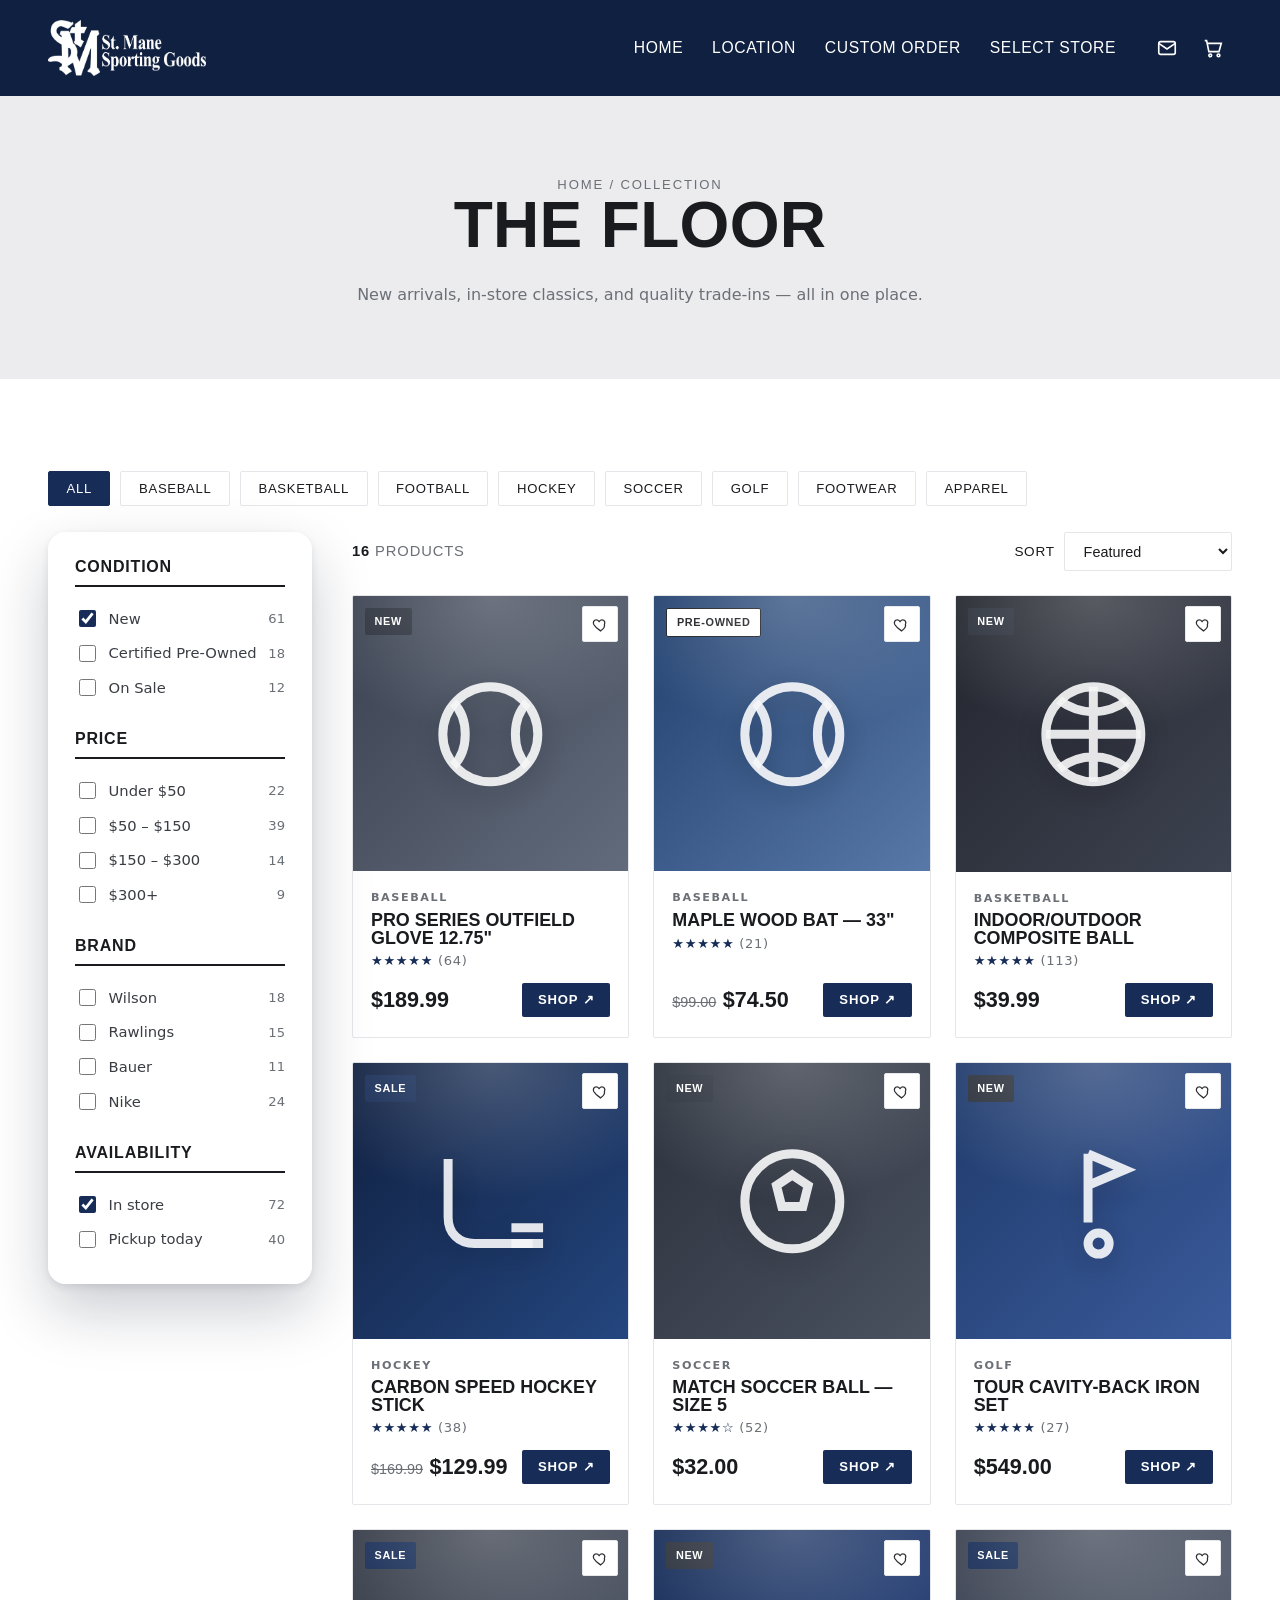
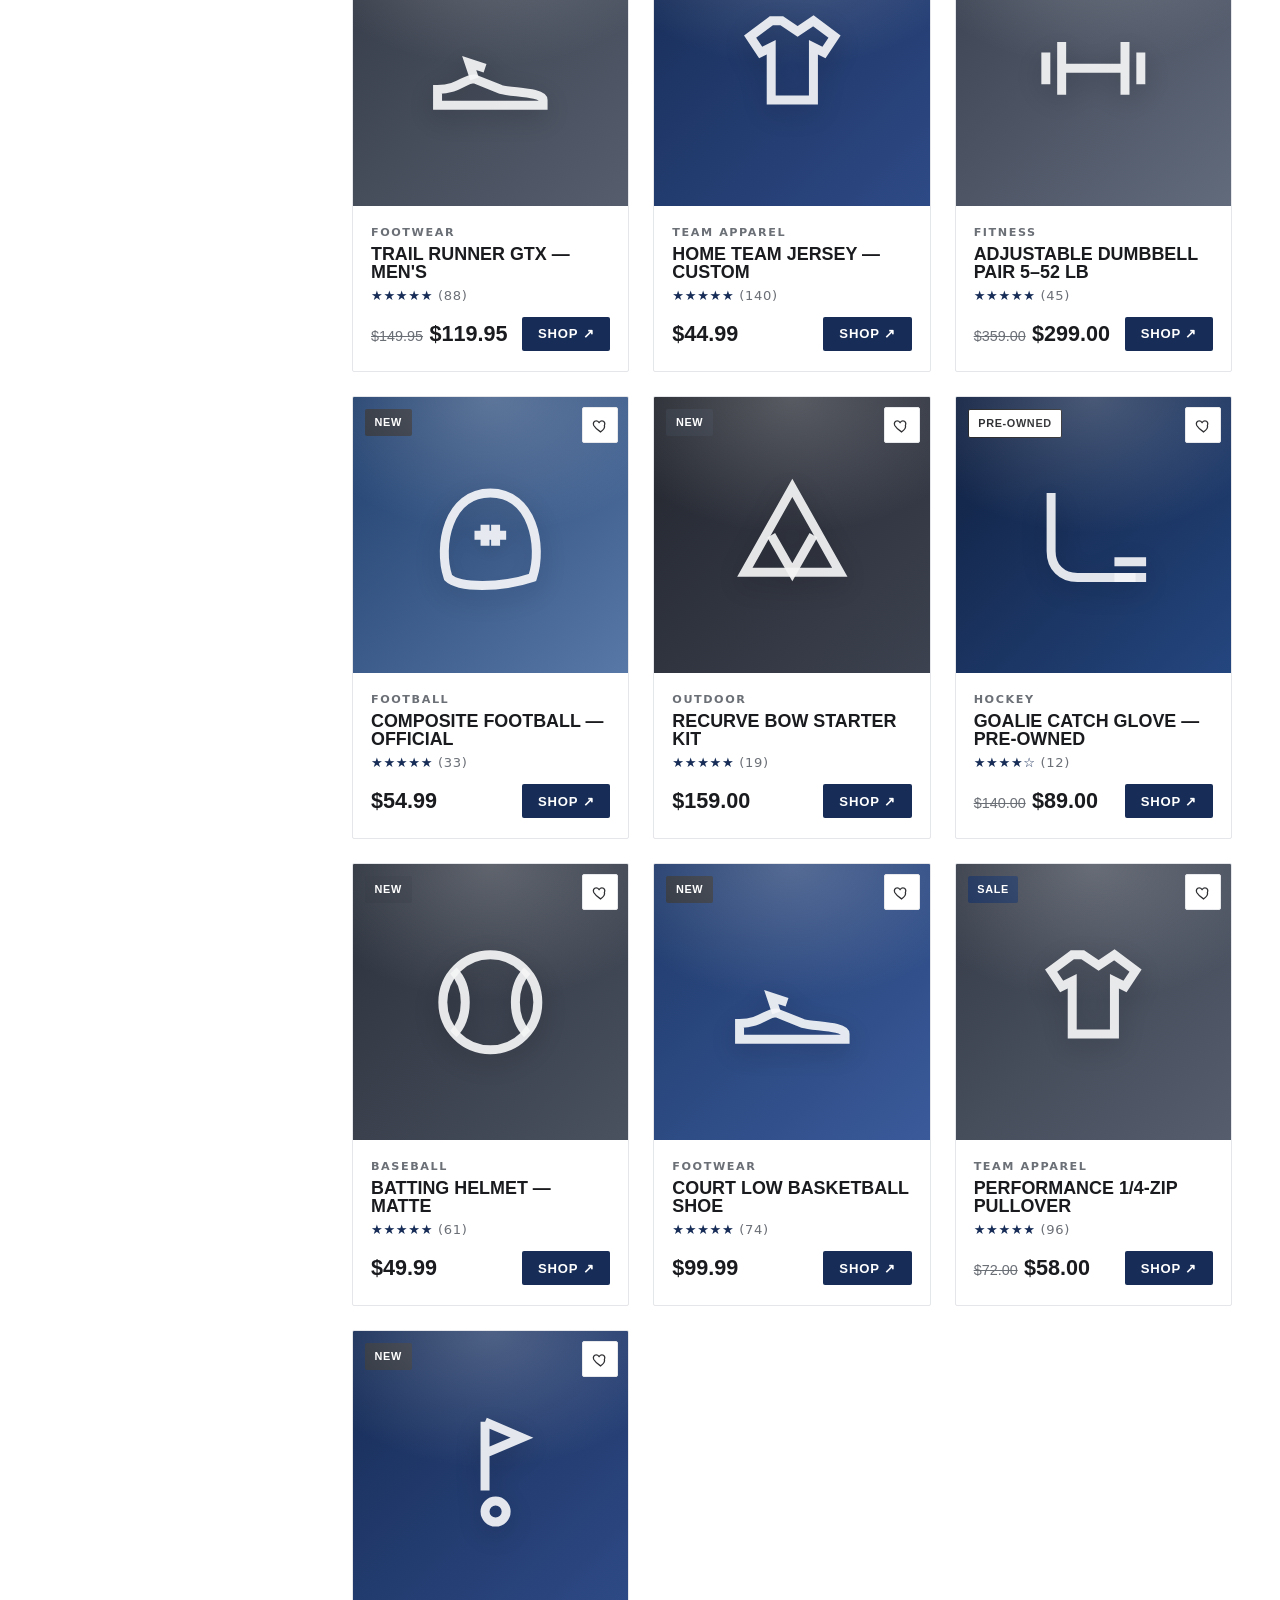
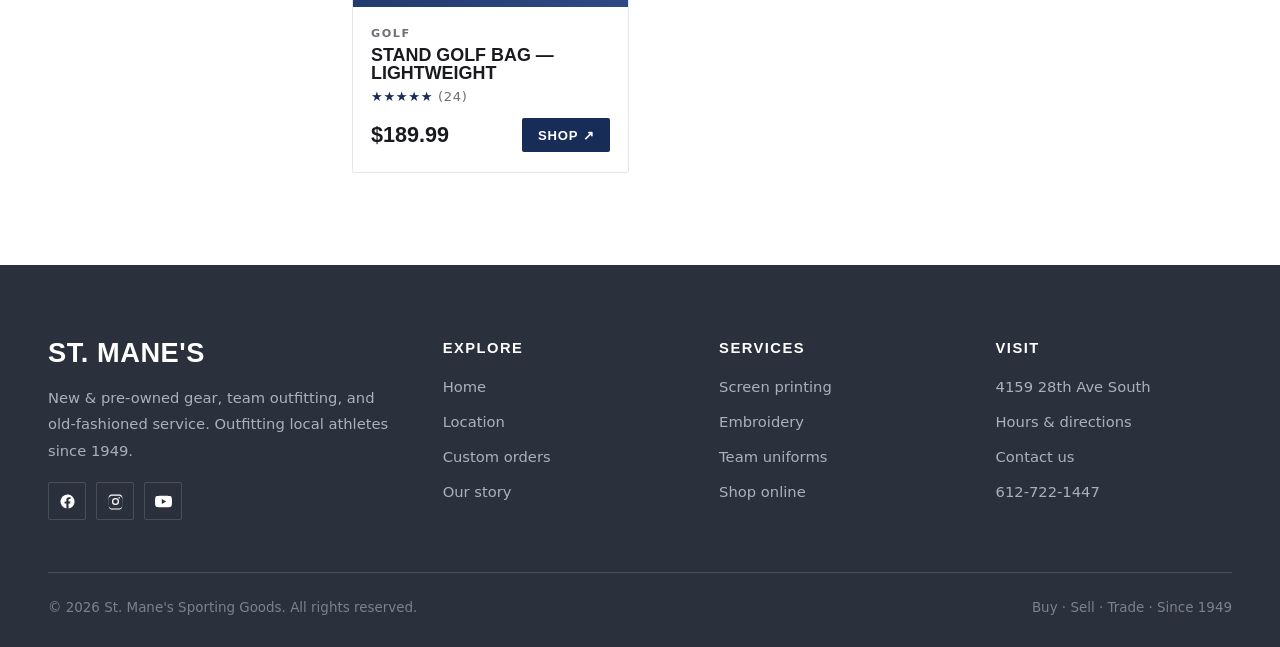
<file: shop.html>
<!DOCTYPE html>
<html lang="en">
<head>
  <meta charset="UTF-8" />
  <meta name="viewport" content="width=device-width, initial-scale=1.0" />
  <title>Collection — St. Mane's Sporting Goods</title>
  <meta name="description" content="Browse new and pre-owned sporting goods at St. Mane's — baseball, hockey, golf, footwear, team apparel and more." />
  <link rel="canonical" href="https://stmanes.com/shop.html" />
  <meta property="og:type" content="website" />
  <meta property="og:site_name" content="St. Mane's Sporting Goods" />
  <meta property="og:title" content="Collection — St. Mane's Sporting Goods" />
  <meta property="og:description" content="Browse new and pre-owned sporting goods at St. Mane's — baseball, hockey, golf, footwear, team apparel and more." />
  <meta property="og:url" content="https://stmanes.com/shop.html" />
  <meta property="og:image" content="https://stmanes.com/hero.jpg" />
  <meta name="twitter:card" content="summary_large_image" />
  <meta name="twitter:title" content="Collection — St. Mane's Sporting Goods" />
  <meta name="twitter:description" content="Browse new and pre-owned sporting goods at St. Mane's — baseball, hockey, golf, footwear, team apparel and more." />
  <meta name="twitter:image" content="https://stmanes.com/hero.jpg" />
  <link rel="stylesheet" href="styles.css" />
  <script type="application/ld+json">
  {
    "@context": "https://schema.org",
    "@type": "SportingGoodsStore",
    "@id": "https://stmanes.com/#store",
    "name": "St. Mane's Sporting Goods",
    "description": "New & pre-owned sporting goods, team outfitting, screen printing and embroidery in Minneapolis, MN since 1949.",
    "url": "https://stmanes.com/",
    "logo": "https://stmanes.com/logo.png",
    "telephone": "+1-612-722-1447",
    "email": "hello@stmanes.com",
    "priceRange": "$$",
    "foundingDate": "1949",
    "address": {
      "@type": "PostalAddress",
      "streetAddress": "4159 28th Ave South",
      "addressLocality": "Minneapolis",
      "addressRegion": "MN",
      "postalCode": "55406",
      "addressCountry": "US"
    },
    "areaServed": "Minneapolis–St. Paul, MN",
    "openingHoursSpecification": [{
      "@type": "OpeningHoursSpecification",
      "dayOfWeek": ["Monday","Tuesday","Wednesday","Thursday","Friday"],
      "opens": "09:00",
      "closes": "17:00"
    }],
    "hasMap": "https://www.google.com/maps/dir/?api=1&destination=4159+28th+Ave+S%2C+Minneapolis%2C+MN+55406"
  }
  </script>
  <link rel="icon" type="image/svg+xml" href="data:image/svg+xml,<svg xmlns='http://www.w3.org/2000/svg' viewBox='0 0 24 24'><rect width='24' height='24' fill='%23172d57'/><text x='12' y='17' font-size='13' fill='%23ffffff' text-anchor='middle' font-family='Arial' font-weight='bold'>S</text></svg>" />
  <link rel="icon" type="image/png" sizes="32x32" href="favicon.png" />
  <link rel="apple-touch-icon" href="favicon.png" />
</head>
<body>

  <div class="announce">
    <div class="container announce__inner">
      <p>We've extended our returns period to <strong>30 days</strong>.</p>
      <p class="announce__contact"><a href="mailto:hello@stmanes.com">hello@stmanes.com</a> <span>612-722-1447</span></p>
    </div>
  </div>

  <header class="header">
    <div class="container">
      <nav class="nav" aria-label="Primary">
        <a class="brand" href="index.html">
          <img class="brand__logo" src="logo.png" alt="St. Mane Sporting Goods" />
        </a>
        <ul class="nav__links">
          <li><a href="index.html">Home<span class="dot">.</span></a></li>
          <li><a href="location.html">Location<span class="dot">.</span></a></li>
          <li><a href="custom-order.html">Custom order<span class="dot">.</span></a></li>
          <li><a href="https://store.stmanes.com/" target="_blank" rel="noopener">Select store<span class="dot">.</span></a></li>
        </ul>
        <div class="nav__actions">
          <a href="contact.html" class="icon-btn" aria-label="Contact us"><svg viewBox="0 0 24 24" fill="none" stroke="currentColor" stroke-width="1.8"><rect x="3" y="5" width="18" height="14" rx="2"/><path d="m3 7 9 6 9-6"/></svg></a>
          <button class="icon-btn" aria-label="Cart"><svg viewBox="0 0 24 24" fill="none" stroke="currentColor" stroke-width="1.8"><path d="M3 4h2l2.5 12h11L21 7H6"/><circle cx="9" cy="20" r="1.5"/><circle cx="18" cy="20" r="1.5"/></svg><span class="cart-count" data-cart-count style="display:none">0</span></button>
          <button class="nav__toggle" aria-label="Menu"><svg viewBox="0 0 24 24" fill="none" stroke="currentColor" stroke-width="2"><path d="M3 6h18M3 12h18M3 18h18"/></svg></button>
        </div>
      </nav>
    </div>
  </header>

  <section class="page-banner">
    <div class="container">
      <p class="crumbs"><a href="index.html">Home</a> / Collection</p>
      <h1>The Floor<span class="dot">.</span></h1>
      <p>New arrivals, in-store classics, and quality trade-ins — all in one place.</p>
    </div>
  </section>

  <section class="section">
    <div class="container">
      <div class="chip-row">
        <button class="chip is-active" data-filter="all">All</button>
        <button class="chip" data-filter="baseball">Baseball</button>
        <button class="chip" data-filter="basketball">Basketball</button>
        <button class="chip" data-filter="football">Football</button>
        <button class="chip" data-filter="hockey">Hockey</button>
        <button class="chip" data-filter="soccer">Soccer</button>
        <button class="chip" data-filter="golf">Golf</button>
        <button class="chip" data-filter="footwear">Footwear</button>
        <button class="chip" data-filter="apparel">Apparel</button>
      </div>

      <div class="shop">
        <aside class="filters">
          <h3>Condition</h3>
          <label class="filter-opt"><input type="checkbox" checked /> New <span class="c">61</span></label>
          <label class="filter-opt"><input type="checkbox" /> Certified Pre-Owned <span class="c">18</span></label>
          <label class="filter-opt"><input type="checkbox" /> On Sale <span class="c">12</span></label>

          <h3>Price</h3>
          <label class="filter-opt"><input type="checkbox" /> Under $50 <span class="c">22</span></label>
          <label class="filter-opt"><input type="checkbox" /> $50 – $150 <span class="c">39</span></label>
          <label class="filter-opt"><input type="checkbox" /> $150 – $300 <span class="c">14</span></label>
          <label class="filter-opt"><input type="checkbox" /> $300+ <span class="c">9</span></label>

          <h3>Brand</h3>
          <label class="filter-opt"><input type="checkbox" /> Wilson <span class="c">18</span></label>
          <label class="filter-opt"><input type="checkbox" /> Rawlings <span class="c">15</span></label>
          <label class="filter-opt"><input type="checkbox" /> Bauer <span class="c">11</span></label>
          <label class="filter-opt"><input type="checkbox" /> Nike <span class="c">24</span></label>

          <h3>Availability</h3>
          <label class="filter-opt"><input type="checkbox" checked /> In store <span class="c">72</span></label>
          <label class="filter-opt"><input type="checkbox" /> Pickup today <span class="c">40</span></label>
        </aside>

        <div>
          <div class="shop__bar">
            <span class="shop__count"><b data-shop-count>0</b> products</span>
            <div class="shop__sort">
              <label for="sort">Sort</label>
              <select id="sort">
                <option>Featured</option>
                <option>Price: Low to High</option>
                <option>Price: High to Low</option>
                <option>Top rated</option>
                <option>Newest</option>
              </select>
            </div>
          </div>
          <div class="prod-grid" data-shop-grid></div>
        </div>
      </div>
    </div>
  </section>

  <footer class="footer">
    <div class="container">
      <div class="footer__grid">
        <div class="footer__brand">
          <span class="brand__name">St. Mane's<span class="dot">.</span></span>
          <p>New &amp; pre-owned gear, team outfitting, and old-fashioned service. Outfitting local athletes since 1949.</p>
          <div class="footer__social">
            <a href="#" class="social-sq" aria-label="Facebook"><svg viewBox="0 0 24 24" fill="currentColor"><path d="M22 12a10 10 0 1 0-11.6 9.9v-7H7.9V12h2.5V9.8c0-2.46 1.47-3.82 3.71-3.82 1.07 0 2.2.19 2.2.19v2.42h-1.24c-1.22 0-1.6.76-1.6 1.54V12h2.72l-.43 2.9h-2.29v7A10 10 0 0 0 22 12z"/></svg></a>
            <a href="#" class="social-sq" aria-label="Instagram"><svg viewBox="0 0 24 24" fill="currentColor"><path d="M12 2.16c3.2 0 3.58.01 4.85.07 1.17.05 1.8.25 2.23.41.56.22.96.48 1.38.9.42.42.68.82.9 1.38.16.42.36 1.06.41 2.23.06 1.27.07 1.65.07 4.85s-.01 3.58-.07 4.85c-.05 1.17-.25 1.8-.41 2.23-.22.56-.48.96-.9 1.38-.42.42-.82.68-1.38.9-.42.16-1.06.36-2.23.41-1.27.06-1.65.07-4.85.07s-3.58-.01-4.85-.07c-1.17-.05-1.8-.25-2.23-.41-.56-.22-.96-.48-1.38-.9-.42-.42-.68-.82-.9-1.38-.16-.42-.36-1.06-.41-2.23C2.17 15.58 2.16 15.2 2.16 12s.01-3.58.07-4.85c.05-1.17.25-1.8.41-2.23.22-.56.48-.96.9-1.38.42-.42.82-.68 1.38-.9.42-.16 1.06-.36 2.23-.41C8.42 2.17 8.8 2.16 12 2.16zm0 1.8c-3.15 0-3.52.01-4.76.07-1.15.05-1.77.24-2.19.41-.55.21-.94.47-1.35.88-.41.41-.67.8-.88 1.35-.16.42-.36 1.04-.41 2.19-.06 1.24-.07 1.61-.07 4.76s.01 3.52.07 4.76c.05 1.15.25 1.77.41 2.19.21.55.47.94.88 1.35.41.41.8.67 1.35.88.42.16 1.04.36 2.19.41 1.24.06 1.61.07 4.76.07s3.52-.01 4.76-.07c1.15-.05 1.77-.25 2.19-.41.55-.21.94-.47 1.35-.88.41-.41.67-.8.88-1.35.16-.42.36-1.04.41-2.19.06-1.24.07-1.61.07-4.76s-.01-3.52-.07-4.76c-.05-1.15-.25-1.77-.41-2.19-.21-.55-.47-.94-.88-1.35-.41-.41-.8-.67-1.35-.88-.42-.16-1.04-.36-2.19-.41-1.24-.06-1.61-.07-4.76-.07zm0 3.06a4.98 4.98 0 1 1 0 9.96 4.98 4.98 0 0 1 0-9.96zm0 8.21a3.23 3.23 0 1 0 0-6.46 3.23 3.23 0 0 0 0 6.46zm6.34-8.41a1.16 1.16 0 1 1-2.32 0 1.16 1.16 0 0 1 2.32 0z"/></svg></a>
            <a href="#" class="social-sq" aria-label="YouTube"><svg viewBox="0 0 24 24" fill="currentColor"><path d="M23.5 6.5a3.02 3.02 0 0 0-2.12-2.14C19.5 3.86 12 3.86 12 3.86s-7.5 0-9.38.5A3.02 3.02 0 0 0 .5 6.5C0 8.39 0 12 0 12s0 3.61.5 5.5a3.02 3.02 0 0 0 2.12 2.14c1.88.5 9.38.5 9.38.5s7.5 0 9.38-.5a3.02 3.02 0 0 0 2.12-2.14c.5-1.89.5-5.5.5-5.5s0-3.61-.5-5.5zM9.6 15.6V8.4l6.2 3.6-6.2 3.6z"/></svg></a>
          </div>
        </div>
        <div><h4>Explore</h4><ul><li><a href="index.html">Home</a></li><li><a href="location.html">Location</a></li><li><a href="custom-order.html">Custom orders</a></li><li><a href="about.html">Our story</a></li></ul></div>
        <div><h4>Services</h4><ul><li><a href="custom-order.html">Screen printing</a></li><li><a href="custom-order.html">Embroidery</a></li><li><a href="custom-order.html">Team uniforms</a></li><li><a href="https://store.stmanes.com/" target="_blank" rel="noopener">Shop online</a></li></ul></div>
        <div><h4>Visit</h4><ul><li><a href="location.html">4159 28th Ave South</a></li><li><a href="location.html">Hours &amp; directions</a></li><li><a href="contact.html">Contact us</a></li><li><a href="tel:+16127221447">612-722-1447</a></li></ul></div>
      </div>
      <div class="footer__bar">
        <span>© <span data-year>2026</span> St. Mane's Sporting Goods. All rights reserved.</span>
        <span>Buy · Sell · Trade · Since 1949</span>
      </div>
    </div>
  </footer>

  <script src="products.js"></script>
  <script src="main.js"></script>
</body>
</html>
</file>
<file: styles.css>
/* ==========================================================================
   St. Mane's Sporting Goods — preview stylesheet  (v2: "Workout" direction)
   Bold condensed display type, black/white/red palette, sharp corners,
   red period accents. Modern athletic e-commerce look.
   ========================================================================== */

:root {
  /* Palette — near-black + a single bright red on studio gray/white */
  --black:    #1a1b1e;   /* neutral for body text/headings */
  --ink:      #1a1b1e;
  --red:        #172d57; /* PRIMARY — navy (header, accents, buttons, key bands) */
  --red-dark:   #102040; /* deep navy (navy hovers, stats band) */
  --maroon-deep:#2b313c; /* SECONDARY — dark gray (footer, panels, secondary surfaces) */
  --maroon-soft:#aebfe0; /* light blue for accents on dark surfaces */
  --gray:     #ececee;   /* studio panel gray */
  --gray-2:   #f5f6f7;
  --gray-3:   #fbfbfc;
  --line:     #e4e6e9;
  --line-dk:  rgba(255,255,255,.14);
  --muted:    #6b6f76;
  --muted-2:  #8ea0c4;
  --white:    #ffffff;

  --font-display: "Oswald", "Arial Narrow", "Helvetica Neue", Arial, sans-serif;
  --font-body:    "Jost", system-ui, -apple-system, "Segoe UI", Roboto, Helvetica, Arial, sans-serif;

  --container: 1240px;
  --radius:    2px;
  --shadow:    0 10px 30px rgba(17, 17, 20, 0.10);
  --shadow-lg: 0 24px 60px rgba(17, 17, 20, 0.18);
  --ease:      cubic-bezier(0.16, 1, 0.3, 1);
}

*, *::before, *::after { box-sizing: border-box; }
html { scroll-behavior: smooth; -webkit-text-size-adjust: 100%; }

/* --- Custom brand scrollbar ------------------------------------------------ */
/* Firefox */
html { scrollbar-width: thin; scrollbar-color: var(--red) var(--gray); }
/* Chrome / Edge / Safari */
::-webkit-scrollbar { width: 14px; height: 14px; }
::-webkit-scrollbar-track { background: var(--gray); }
::-webkit-scrollbar-thumb {
  background: var(--red);
  border: 3px solid var(--gray);      /* inset padding so the thumb looks slimmer */
  border-radius: 999px;
  background-clip: padding-box;
}
::-webkit-scrollbar-thumb:hover { background: var(--red-dark); }
::-webkit-scrollbar-thumb:active { background: var(--maroon-deep); }
::-webkit-scrollbar-corner { background: var(--gray); }
body {
  margin: 0; font-family: var(--font-body); color: var(--ink);
  background: var(--white); line-height: 1.6; font-size: 16px;
}
img { max-width: 100%; display: block; }
a { color: inherit; text-decoration: none; }
button { font-family: inherit; cursor: pointer; }
h1, h2, h3, h4 { margin: 0 0 .4em; line-height: 1; }

.container { width: 100%; max-width: var(--container); margin: 0 auto; padding: 0 28px; }
.center { text-align: center; }

/* Highlight word accent (the period "." accents are hidden) */
.dot { display: none; }
.hl  { color: var(--red); font-style: normal; }
/* On maroon/dark surfaces the period flips to white so it stays visible */
.header .dot, .footer .dot, .section--dark .dot,
.cta-split__copy .dot, .info-card .dot { color: #fff; }

/* Display / headings */
.display, .section-title, .hero h1, .page-banner h1 {
  font-family: var(--font-display);
  text-transform: uppercase; font-weight: 700;
  letter-spacing: .005em; line-height: .95;
}
.kicker {
  font-family: var(--font-display); text-transform: uppercase;
  letter-spacing: .28em; font-size: .82rem; font-weight: 600;
  color: var(--muted); margin: 0 0 1rem;
}
.section-title { font-size: clamp(2rem, 4.4vw, 3.1rem); color: var(--black); }
.section-lead { color: var(--muted); max-width: 56ch; margin: 0 auto; font-size: 1.02rem; }
.section { padding: 92px 0; }
.section--gray { background: var(--gray-2); }
.section--dark { background: var(--red-dark); color: #f0e6e8; }
.section--dark .section-title { color: #fff; }
.section--dark .section-lead { color: #a7adb5; }

/* Centered title with divider (Why Choose Us) */
.head-center { text-align: center; margin-bottom: 18px; }
.head-center .rule { width: 70px; height: 3px; background: var(--red); margin: 18px auto 0; }

/* --- Buttons --------------------------------------------------------------- */
.btn {
  display: inline-flex; align-items: center; gap: .6rem;
  font-family: var(--font-display); text-transform: uppercase;
  letter-spacing: .08em; font-weight: 600; font-size: .92rem;
  padding: .95rem 1.9rem; border-radius: var(--radius);
  border: 2px solid transparent; transition: background .2s, color .2s, transform .2s var(--ease), border-color .2s;
}
.btn .arr { transition: transform .25s var(--ease); }
.btn:hover .arr { transform: translateX(5px); }
.btn--primary { background: var(--red); color: #fff; }
.btn--primary:hover { background: var(--red-dark); }
.btn--dark { background: var(--maroon-deep); color: #fff; }
.btn--dark:hover { background: #1f242c; }
.btn--ghost { background: transparent; color: var(--black); border-color: var(--black); }
.btn--ghost:hover { background: var(--black); color: #fff; }
.btn--light { background: #fff; color: var(--black); }
.btn--light:hover { background: var(--gray); }
.btn--outline-light { background: transparent; color: #fff; border-color: rgba(255,255,255,.6); }
.btn--outline-light:hover { background: #fff; color: var(--black); border-color: #fff; }

/* --- Announcement bar ------------------------------------------------------ */
.announce { display: none; } /* announcement bar removed */
.announce--legacy { background: var(--maroon-deep); color: #fff; font-size: .82rem; }
.announce__inner { display: flex; align-items: center; justify-content: space-between; gap: 1rem; padding: .6rem 0; }
.announce p { margin: 0; font-weight: 500; }
.announce strong { font-weight: 700; }
.announce__contact { display: flex; gap: 1.4rem; align-items: center; }
.announce__contact a:hover { text-decoration: underline; }

/* --- Header / nav ---------------------------------------------------------- */
.header { background: var(--red-dark); position: sticky; top: 0; z-index: 50; }
.nav { display: flex; align-items: center; gap: 2rem; height: 96px; }
.brand { display: flex; align-items: center; gap: .7rem; margin-right: auto; flex: none; }
.brand__logo { height: 56px; width: auto; max-width: none; flex: none; display: block; object-fit: contain; }
@media (max-width: 700px) { .brand__logo { height: 40px; } }
.brand__mark { width: 42px; height: 42px; flex: none; }
.brand__name {
  font-family: var(--font-display); font-weight: 700; text-transform: uppercase;
  letter-spacing: .02em; font-size: 1.5rem; color: #fff; line-height: .9;
}
.brand__name small {
  display: block; font-family: var(--font-body); font-weight: 400;
  letter-spacing: .12em; font-size: .56rem; color: var(--muted-2);
  text-transform: lowercase; margin-top: 3px;
}
.nav__links { display: flex; gap: 1.8rem; list-style: none; margin: 0; padding: 0; }
.nav__links a {
  font-family: var(--font-display); text-transform: uppercase; letter-spacing: .04em;
  font-size: .98rem; font-weight: 500; color: #fff; transition: color .2s;
}
.nav__links a:hover, .nav__links a.is-active { color: var(--maroon-soft); }
.nav__actions { display: flex; align-items: center; gap: .5rem; }
.social-sq {
  width: 38px; height: 38px; border: 1px solid var(--line-dk); border-radius: var(--radius);
  display: grid; place-items: center; color: #fff; transition: background .2s, border-color .2s;
}
.social-sq:hover { background: var(--red); border-color: var(--red); }
.social-sq svg { width: 17px; height: 17px; }
.icon-btn {
  background: none; border: none; padding: .5rem; color: #fff; display: inline-flex;
  position: relative; border-radius: var(--radius); transition: color .2s;
}
.icon-btn:hover { color: var(--maroon-soft); }
.icon-btn svg { width: 22px; height: 22px; }
.cart-count {
  position: absolute; top: 2px; right: 0; background: var(--red); color: #fff;
  font-size: .62rem; font-weight: 700; min-width: 16px; height: 16px; border-radius: 8px;
  display: grid; place-items: center; padding: 0 4px;
}
.nav__toggle { display: none; background: none; border: none; color: #fff; padding: .4rem; }
.nav__toggle svg { width: 28px; height: 28px; }
.header-sep { display: none; }

/* --- Animated search ------------------------------------------------------- */
.search { position: relative; display: flex; align-items: center; }
.search__input {
  width: 0; opacity: 0; padding: 0; border: none; height: 40px; min-width: 0;
  background: rgba(255,255,255,.12); color: #fff; border-radius: var(--radius);
  font-family: inherit; font-size: .95rem; pointer-events: none;
  transition: width .38s var(--ease), opacity .25s, padding .38s var(--ease), margin .38s var(--ease);
}
.search__input::placeholder { color: rgba(255,255,255,.6); }
.search__input:focus { outline: none; background: rgba(255,255,255,.2); }
.search.is-open .search__input { width: 230px; opacity: 1; padding: 0 14px; margin-right: 4px; pointer-events: auto; }
.search__toggle.icon-btn[aria-expanded="true"] { color: var(--maroon-soft); }
.search__results {
  position: absolute; top: calc(100% + 12px); right: 0; width: 340px; max-width: 80vw;
  background: #fff; color: var(--ink); border-radius: 12px; box-shadow: var(--shadow-lg);
  overflow: hidden; z-index: 60;
  opacity: 0; transform: translateY(-10px) scale(.98); transform-origin: top right; pointer-events: none;
  transition: opacity .25s var(--ease), transform .25s var(--ease);
}
.search.has-results.is-open .search__results { opacity: 1; transform: none; pointer-events: auto; }
.search__result { display: flex; align-items: center; gap: 12px; padding: 11px 14px; border-bottom: 1px solid var(--line); }
.search__result:last-child { border-bottom: none; }
.search__result:hover { background: var(--gray-2); }
.search__result .sw { width: 42px; height: 42px; border-radius: 8px; flex: none; display: grid; place-items: center; color: #fff; }
.search__result .sw svg { width: 56%; height: 56%; }
.search__result .nm { font-weight: 600; font-size: .9rem; color: var(--black); line-height: 1.2; }
.search__result .ct { font-size: .72rem; text-transform: uppercase; letter-spacing: .1em; color: var(--muted); }
.search__result .pr { margin-left: auto; font-family: var(--font-display); font-weight: 700; color: var(--red); }
.search__empty { padding: 18px; color: var(--muted); font-size: .9rem; text-align: center; }

/* --- Hero (full-bleed photo background) ------------------------------------ */
.hero {
  position: relative; color: #fff; overflow: hidden;
  background-color: var(--maroon-deep);
  background-size: cover; background-position: center 28%; background-repeat: no-repeat;
}
.hero .container { display: flex; align-items: center; min-height: 640px; }
.hero__copy { padding: 80px 0; max-width: 650px; }
.hero__eyebrow {
  font-family: var(--font-display); text-transform: uppercase; letter-spacing: .3em;
  font-size: .9rem; font-weight: 600; color: #cdd8ee; margin-bottom: 1.1rem;
}
.hero h1 { font-size: clamp(3rem, 7vw, 6rem); color: #fff; margin-bottom: 1.7rem; text-shadow: 0 2px 26px rgba(0,0,0,.4); }
.hero h1 .hl { color: #8fb1ea; }
.hero__cta { display: flex; gap: 1rem; flex-wrap: wrap; align-items: center; }
@media (max-width: 700px) { .hero .container { min-height: 520px; } .hero__copy { padding: 56px 0; } }

/* --- Collection cards (NEW ARRIVALS / TRAINERS / HOT SALE) ------------------ */
.view-grid { display: grid; grid-template-columns: 1.3fr 1fr 1fr; gap: 22px; }
.view-card {
  position: relative; overflow: hidden; min-height: 360px; background: var(--gray);
  background-size: cover; background-position: center;
  display: flex; flex-direction: column; justify-content: flex-end; padding: 34px;
  border-radius: var(--radius); transition: transform .3s var(--ease), box-shadow .3s;
}
.view-card:hover { transform: translateY(-4px); box-shadow: var(--shadow-lg); }
.view-card__wm {
  position: absolute; top: 6%; left: 18px; font-family: var(--font-display); font-weight: 700;
  text-transform: uppercase; font-size: 6rem; line-height: .8; color: rgba(17,17,20,.05);
  letter-spacing: -.02em; pointer-events: none;
}
.view-card__ico { display: none; }
.view-card__title {
  font-family: var(--font-display); text-transform: uppercase; font-weight: 700;
  font-size: 2rem; color: var(--black); position: relative; z-index: 2; line-height: .95;
}
.view-card__rule { width: 54px; height: 3px; background: var(--red); margin: 12px 0 14px; position: relative; z-index: 2; }
.view-card__link {
  font-family: var(--font-display); text-transform: uppercase; letter-spacing: .06em;
  font-size: .88rem; font-weight: 600; color: var(--black); display: inline-flex; gap: .5rem;
  position: relative; z-index: 2;
}
.view-card__link .arr { transition: transform .25s var(--ease); }
.view-card:hover .view-card__link .arr { transform: translateX(5px); }
.view-card:hover .view-card__link { color: var(--red); }
/* image-style (gradient) collection tiles with white text */
.view-card--img { color: #fff; }
.view-card--img::before { content: ""; position: absolute; inset: 0;
  background: linear-gradient(180deg, rgba(0,0,0,.04), rgba(0,0,0,.42)); }
.view-card--img > * { position: relative; z-index: 2; }
.view-card--img .view-card__title, .view-card--img .view-card__link,
.view-card--img:hover .view-card__link, .view-card--img .dot { color: #fff; }
.view-card--img .view-card__rule { background: #fff; }
.view-card--img .view-card__wm { color: rgba(255,255,255,.16); z-index: 1; }
.view-card--img .view-card__ico { color: #fff; opacity: .30; z-index: 1; }

/* --- Why choose us --------------------------------------------------------- */
.why-grid { display: grid; grid-template-columns: repeat(4, 1fr); gap: 0; margin-top: 56px; }
.why-item { text-align: center; padding: 14px 28px; border-left: 1px solid var(--line); }
.why-item:first-child { border-left: none; }
.why-item__ico { width: 64px; height: 64px; margin: 0 auto 18px; color: var(--black); }
.why-item__ico svg { width: 100%; height: 100%; stroke-width: 1.3; }
.why-item h3 {
  font-family: var(--font-display); text-transform: uppercase; letter-spacing: .03em;
  font-size: 1.12rem; color: var(--black); margin-bottom: .6rem;
}
.why-item p { color: var(--muted); font-size: .92rem; margin: 0; }

/* --- Section head w/ link -------------------------------------------------- */
.section-head { display: flex; align-items: flex-end; justify-content: space-between; gap: 1rem; flex-wrap: wrap; margin-bottom: 8px; }
.section-head .link {
  font-family: var(--font-display); text-transform: uppercase; letter-spacing: .06em;
  font-size: .9rem; font-weight: 600; color: var(--red); display: inline-flex; gap: .4rem; white-space: nowrap;
}
.section-head .link:hover { text-decoration: underline; }

/* --- Product cards --------------------------------------------------------- */
.prod-grid { display: grid; grid-template-columns: repeat(4, 1fr); gap: 24px; margin-top: 44px; }
.prod-card {
  background: #fff; border: 1px solid var(--line); border-radius: var(--radius);
  overflow: hidden; display: flex; flex-direction: column; transition: box-shadow .3s, transform .3s var(--ease), border-color .2s;
}
.prod-card:hover { transform: translateY(-5px); box-shadow: var(--shadow); border-color: #d4d6da; }
.prod-card__media { aspect-ratio: 1; display: grid; place-items: center; position: relative; overflow: hidden; background: var(--gray-2); }
.prod-card__media::after { content: ""; position: absolute; inset: 0; pointer-events: none;
  background: radial-gradient(130% 90% at 50% 0%, rgba(255,255,255,.22), transparent 55%); }
.prod-card__media .gear { width: 46%; aspect-ratio: 1; position: relative; z-index: 1; display: grid; place-items: center; }
.prod-card__media .gear svg { width: 100%; height: 100%; opacity: .95;
  filter: drop-shadow(0 8px 14px rgba(0,0,0,.22)); }
.prod-card__badges { position: absolute; top: 12px; left: 12px; display: flex; gap: 6px; flex-wrap: wrap; }
.badge {
  font-family: var(--font-display); text-transform: uppercase; letter-spacing: .06em;
  font-size: .68rem; font-weight: 600; padding: .3rem .6rem; border-radius: var(--radius);
}
.badge--new  { background: var(--maroon-deep); color: #fff; }
.badge--used { background: #fff; color: var(--black); border: 1px solid var(--black); }
.badge--sale { background: var(--red); color: #fff; }
.prod-card__fav {
  position: absolute; top: 10px; right: 10px; background: #fff; border: 1px solid var(--line);
  width: 36px; height: 36px; border-radius: var(--radius); display: grid; place-items: center;
  color: var(--black); transition: color .2s, border-color .2s;
}
.prod-card__fav:hover { color: var(--red); border-color: var(--red); }
.prod-card__fav svg { width: 17px; height: 17px; }
.prod-card__body { padding: 18px 18px 20px; display: flex; flex-direction: column; flex: 1; }
.prod-card__cat { font-size: .7rem; text-transform: uppercase; letter-spacing: .14em; color: var(--muted); font-weight: 600; }
.prod-card__name {
  font-family: var(--font-display); text-transform: uppercase; font-weight: 600;
  font-size: 1.12rem; color: var(--black); margin: .3rem 0 .15rem; line-height: 1;
}
.prod-card__rate { font-size: .82rem; color: var(--red); margin-bottom: .7rem; letter-spacing: .05em; }
.prod-card__rate span { color: var(--muted); }
.prod-card__foot { margin-top: auto; display: flex; align-items: center; justify-content: space-between; gap: .5rem; }
.prod-card__price { font-family: var(--font-display); font-weight: 700; font-size: 1.35rem; color: var(--black); }
.prod-card__price s { color: var(--muted); font-size: .9rem; font-weight: 500; margin-right: .4rem; }
.prod-card__add {
  border: none; background: var(--red); color: #fff; border-radius: var(--radius);
  padding: .6rem 1rem; font-family: var(--font-display); font-weight: 600; font-size: .82rem;
  text-transform: uppercase; letter-spacing: .06em; transition: background .2s;
}
.prod-card__add:hover { background: var(--red-dark); }

/* --- Split CTA band (trade-in) -------------------------------------------- */
.cta-split { display: grid; grid-template-columns: 1fr 1fr; align-items: stretch; }
.cta-split__copy { background: var(--maroon-deep); color: #fff; padding: 72px 60px; display: flex; flex-direction: column; justify-content: center; }
.cta-split__copy h2 { font-family: var(--font-display); text-transform: uppercase; font-weight: 700; font-size: clamp(1.9rem, 3.5vw, 2.8rem); color: #fff; }
.cta-split__copy p { color: #ccd1da; max-width: 42ch; }
.cta-split__copy .btn { align-self: flex-start; margin-top: 12px; }
.cta-split__art {
  background: linear-gradient(140deg, var(--red), var(--red-dark)); color: #fff;
  background-size: cover; background-position: center;
  display: grid; place-items: center; padding: 40px; position: relative; overflow: hidden;
}
.cta-split__art svg { width: 46%; height: 46%; opacity: .9; }
.cta-split__art::after {
  content: "BUY · SELL · TRADE"; position: absolute; bottom: 22px; left: 0; right: 0; text-align: center;
  font-family: var(--font-display); text-transform: uppercase; letter-spacing: .3em; font-size: .8rem; opacity: .85;
}

/* --- Stats band ------------------------------------------------------------ */
.stats { display: grid; grid-template-columns: repeat(4, 1fr); gap: 20px; text-align: center; }
.stats .num { font-family: var(--font-display); font-weight: 700; font-size: clamp(2.4rem,5vw,3.6rem); color: #fff; line-height: 1; }
.stats .lab { text-transform: uppercase; letter-spacing: .16em; font-size: .76rem; color: var(--maroon-soft); margin-top: 8px; }

/* --- Newsletter ------------------------------------------------------------ */
.news { background: var(--gray-2); }
.news__inner { display: grid; grid-template-columns: 1fr 1fr; gap: 44px; align-items: center; }
.news h2 { font-family: var(--font-display); text-transform: uppercase; font-weight: 700; font-size: clamp(1.9rem,3.5vw,2.7rem); color: var(--black); }
.news p { color: var(--muted); margin: 0; }
.news__form { display: flex; gap: 0; border: 2px solid var(--red); border-radius: var(--radius); overflow: hidden; }
.news__form input { flex: 1; padding: 1rem 1.1rem; border: none; font-size: 1rem; font-family: inherit; }
.news__form input:focus { outline: none; }
.news__form .btn { border-radius: 0; }

/* --- Footer ---------------------------------------------------------------- */
.footer { background: var(--maroon-deep); color: #aab1bd; padding: 76px 0 28px; }
.footer__grid { display: grid; grid-template-columns: 1.5fr 1fr 1fr 1fr; gap: 40px; }
.footer__brand .brand__name { color: #fff; font-size: 1.7rem; }
.footer p { font-size: .92rem; line-height: 1.8; }
.footer h4 { font-family: var(--font-display); text-transform: uppercase; letter-spacing: .1em; font-size: .92rem; color: #fff; margin-bottom: 1.1rem; }
.footer ul { list-style: none; margin: 0; padding: 0; }
.footer li { margin-bottom: .6rem; }
.footer a { font-size: .92rem; transition: color .2s; }
.footer a:hover { color: var(--maroon-soft); }
.footer__social { display: flex; gap: 10px; margin-top: 18px; }
.footer__bar {
  margin-top: 52px; padding-top: 24px; border-top: 1px solid var(--line-dk);
  display: flex; justify-content: space-between; gap: 1rem; flex-wrap: wrap; font-size: .84rem; color: #7c828d;
}

/* --- Community photo gallery ----------------------------------------------- */
.community { padding: 92px 0; }
.gallery { display: grid; grid-template-columns: repeat(4, 1fr); grid-auto-rows: 200px; gap: 14px; margin-top: 44px; }
.gallery__tile {
  position: relative; border-radius: 14px; overflow: hidden;
  background-size: cover; background-position: center; background-repeat: no-repeat;
  transition: transform .35s var(--ease), box-shadow .35s;
}
.gallery__tile:hover { transform: translateY(-4px); box-shadow: var(--shadow-lg); }
.gallery__tile--tall { grid-row: span 2; }
.gallery__tile--wide { grid-column: span 2; }
.gallery__tile::after { content: ""; position: absolute; inset: 0;
  background: linear-gradient(180deg, transparent 40%, rgba(10,22,46,.72)); }
.gallery__label {
  position: absolute; left: 16px; bottom: 14px; z-index: 2; color: #fff;
  font-family: var(--font-display); text-transform: uppercase; letter-spacing: .06em;
  font-weight: 700; font-size: 1.05rem;
}
@media (max-width: 1000px) {
  .gallery { grid-template-columns: repeat(2, 1fr); }
  .gallery__tile--tall, .gallery__tile--wide { grid-row: auto; grid-column: auto; }
}
@media (max-width: 560px) { .gallery { grid-template-columns: 1fr; grid-auto-rows: 190px; } }

/* --- Partner brands marquee ------------------------------------------------ */
.brands { padding: 72px 0 80px; background: var(--red-dark); }
.brands .section-title { color: #fff; }
.brands .kicker { color: var(--maroon-soft); }
.brands__head { text-align: center; margin-bottom: 6px; }
.marquee {
  position: relative; overflow: hidden; margin-top: 40px;
  -webkit-mask-image: linear-gradient(90deg, transparent, #000 7%, #000 93%, transparent);
          mask-image: linear-gradient(90deg, transparent, #000 7%, #000 93%, transparent);
}
.marquee__track { display: flex; width: max-content; gap: 64px; align-items: center;
  animation: marquee 34s linear infinite; }
.marquee:hover .marquee__track { animation-play-state: paused; }
@media (prefers-reduced-motion: reduce) { .marquee__track { animation: none; } }
.brand-logo {
  display: inline-flex; align-items: center; gap: 10px; white-space: nowrap;
  font-family: var(--font-display); text-transform: uppercase; letter-spacing: .04em;
  font-weight: 700; font-size: 1.55rem; color: rgba(255,255,255,.82); transition: color .25s var(--ease);
}
.brand-logo:hover { color: #fff; }
.brand-logo svg { width: 24px; height: 24px; flex: none; }
.brand-logo__img { height: 34px; width: auto; max-width: 170px; object-fit: contain; display: block; }
@keyframes marquee { from { transform: translateX(0); } to { transform: translateX(-50%); } }

/* --- Page banner (interior) ------------------------------------------------ */
.page-banner { background: var(--gray); padding: 72px 0; text-align: center; }
.page-banner h1 { font-size: clamp(2.4rem, 5.5vw, 4rem); color: var(--black); }
.page-banner p { color: var(--muted); max-width: 56ch; margin: .4rem auto 0; }
.crumbs { font-family: var(--font-display); font-size: .82rem; color: var(--muted); margin-bottom: 1rem; text-transform: uppercase; letter-spacing: .14em; }
.crumbs a:hover { color: var(--red); }
/* photo banner variant (image set inline) — crop hugs the top */
.page-banner--photo { padding: 130px 0; color: #fff; background-size: cover; background-position: center top; background-repeat: no-repeat; }
.page-banner--photo h1 { color: #fff; text-shadow: 0 2px 22px rgba(0,0,0,.45); }
.page-banner--photo p { color: #e6ebf3; }
.page-banner--photo .crumbs { color: #cdd8ee; }
.page-banner--photo .crumbs a:hover { color: #fff; }

/* --- Shop layout ----------------------------------------------------------- */
.shop { display: grid; grid-template-columns: 264px 1fr; gap: 40px; align-items: start; }
.filters {
  border: 1px solid rgba(255,255,255,.65);
  border-radius: 18px;
  padding: 26px;
  position: sticky; top: 100px;
  /* translucent so the page shows through — a floating frosted panel */
  background: rgba(255,255,255,.42);
  -webkit-backdrop-filter: blur(16px) saturate(135%);
  backdrop-filter: blur(16px) saturate(135%);
  box-shadow: 0 26px 60px rgba(10,22,46,.22), 0 3px 10px rgba(10,22,46,.10);
  transition: transform .3s var(--ease), box-shadow .3s;
}
.filters:hover { transform: translateY(-2px); box-shadow: 0 32px 70px rgba(10,22,46,.28), 0 4px 12px rgba(10,22,46,.12); }
.filters h3 { font-family: var(--font-display); text-transform: uppercase; letter-spacing: .05em; font-size: 1rem; color: var(--black); border-bottom: 2px solid var(--black); padding-bottom: 10px; margin-bottom: 14px; }
.filters h3:not(:first-child) { margin-top: 26px; }
.filter-opt { display: flex; align-items: center; gap: .6rem; padding: .35rem 0; font-size: .92rem; color: #3a3d43; cursor: pointer; }
.filter-opt input { width: 17px; height: 17px; accent-color: var(--red); }
.filter-opt .c { margin-left: auto; color: var(--muted); font-size: .82rem; }
.shop__bar { display: flex; align-items: center; justify-content: space-between; gap: 1rem; margin-bottom: 24px; flex-wrap: wrap; }
.shop__count { color: var(--muted); font-size: .92rem; text-transform: uppercase; letter-spacing: .06em; font-family: var(--font-display); }
.shop__count b { color: var(--black); }
.shop__sort { display: flex; align-items: center; gap: .6rem; font-family: var(--font-display); text-transform: uppercase; letter-spacing: .05em; font-size: .85rem; }
.shop__sort select { padding: .6rem .9rem; border: 1px solid var(--line); border-radius: var(--radius); font-family: inherit; font-size: .9rem; background: #fff; color: var(--black); }
.shop .prod-grid { grid-template-columns: repeat(3, 1fr); margin-top: 0; }
.chip-row { display: flex; gap: 10px; flex-wrap: wrap; margin-bottom: 26px; }
.chip {
  font-family: var(--font-display); text-transform: uppercase; letter-spacing: .05em;
  font-size: .82rem; font-weight: 500; padding: .55rem 1.1rem; border-radius: var(--radius);
  border: 1px solid var(--line); background: #fff; color: var(--black); transition: all .2s;
}
.chip:hover { border-color: var(--black); }
.chip.is-active { background: var(--red); color: #fff; border-color: var(--red); }

/* --- About ----------------------------------------------------------------- */
.split { display: grid; grid-template-columns: 1fr 1fr; gap: 56px; align-items: center; }
.split__media { min-height: 400px; border-radius: var(--radius); background: var(--gray); display: grid; place-items: center; position: relative; overflow: hidden; }
.split__media .big-num { font-family: var(--font-display); font-weight: 700; font-size: 9rem; color: rgba(17,17,20,.08); line-height: .8; }
.split__media .seal { position: absolute; text-align: center; }
.split__media .seal .yr { font-family: var(--font-display); font-weight: 700; font-size: 4rem; color: var(--red); line-height: 1; }
.split__media .seal .tx { color: var(--muted); letter-spacing: .04em; }
.split blockquote { font-family: var(--font-display); text-transform: uppercase; font-size: 1.4rem; color: var(--black); border-left: 4px solid var(--red); padding-left: 18px; margin: 22px 0; line-height: 1.15; }
.split p { color: #44474d; }
.timeline { max-width: 760px; margin: 0 auto; position: relative; padding-left: 30px; }
.timeline::before { content: ""; position: absolute; left: 7px; top: 6px; bottom: 6px; width: 2px; background: var(--line); }
.tl-item { position: relative; padding: 0 0 30px 24px; }
.tl-item::before { content: ""; position: absolute; left: -27px; top: 3px; width: 16px; height: 16px; border-radius: 50%; background: var(--red); border: 3px solid var(--gray-2); }
.tl-item .yr { font-family: var(--font-display); font-weight: 700; color: var(--black); font-size: 1.4rem; }
.tl-item p { margin: .2rem 0 0; color: var(--muted); }
.values { display: grid; grid-template-columns: repeat(3,1fr); gap: 0; margin-top: 52px; }
.value-card { text-align: center; padding: 18px 30px; border-left: 1px solid var(--line); }
.value-card:first-child { border-left: none; }
.value-card .ico { width: 60px; height: 60px; margin: 0 auto 16px; color: var(--red); }
.value-card .ico svg { width: 100%; height: 100%; stroke-width: 1.4; }
.value-card h3 { font-family: var(--font-display); text-transform: uppercase; font-size: 1.15rem; color: var(--black); }
.value-card p { color: var(--muted); font-size: .92rem; margin: 0; }

/* --- Contact --------------------------------------------------------------- */
.contact { display: grid; grid-template-columns: 1fr 1fr; gap: 48px; align-items: start; }
.field { margin-bottom: 16px; }
.field label { display: block; font-family: var(--font-display); font-size: .82rem; font-weight: 600; color: var(--black); text-transform: uppercase; letter-spacing: .08em; margin-bottom: 6px; }
.field input, .field textarea, .field select { width: 100%; padding: .85rem 1rem; border: 1px solid var(--line); border-radius: var(--radius); font-family: inherit; font-size: 1rem; background: #fff; }
.field input:focus, .field textarea:focus, .field select:focus { outline: none; border-color: var(--black); }
.field textarea { resize: vertical; min-height: 130px; }
.field-row { display: grid; grid-template-columns: 1fr 1fr; gap: 16px; }
.info-card { background: var(--maroon-deep); color: #ccd1da; border-radius: var(--radius); padding: 30px; }
.info-card h3 { font-family: var(--font-display); text-transform: uppercase; letter-spacing: .06em; color: #fff; margin-top: 0; }
.info-row { display: flex; gap: 14px; padding: 16px 0; border-bottom: 1px solid var(--line-dk); }
.info-row:last-child { border-bottom: none; }
.info-row svg { width: 22px; height: 22px; color: var(--maroon-soft); flex: none; margin-top: 3px; }
.info-row b { display: block; color: #fff; font-family: var(--font-display); letter-spacing: .03em; }
.info-row span { color: #9aa0a8; font-size: .92rem; }
.map { margin-top: 20px; border-radius: var(--radius); overflow: hidden; min-height: 230px; border: 1px solid var(--line);
  background: linear-gradient(135deg, rgba(225,35,43,.06), rgba(17,17,20,.05)),
    repeating-linear-gradient(0deg, var(--line) 0 1px, transparent 1px 40px),
    repeating-linear-gradient(90deg, var(--line) 0 1px, transparent 1px 40px), var(--gray-2);
  display: grid; place-items: center; color: var(--black); text-align: center; }
.map .pin { width: 40px; height: 40px; color: var(--red); }
.hours-list { list-style: none; margin: 0; padding: 0; }
.hours-list li { display: flex; justify-content: space-between; padding: .55rem 0; border-bottom: 1px dashed var(--line-dk); font-size: .94rem; }
.hours-list li:last-child { border-bottom: none; }
.hours-list .today { color: var(--maroon-soft); font-weight: 700; }

/* Live open / closed badge ------------------------------------------------- */
.hours-head { display: flex; align-items: center; justify-content: space-between; gap: 12px; flex-wrap: wrap; margin-bottom: 14px; }
.hours-head h3 { margin: 0; }
.status-badge { display: inline-flex; align-items: center; gap: 8px; font-family: var(--font-display); text-transform: uppercase; letter-spacing: .05em; font-size: .74rem; font-weight: 700; line-height: 1; padding: 8px 13px; border-radius: 999px; border: 1px solid transparent; white-space: nowrap; }
.status-badge:empty { display: none; }
.status-badge__dot { width: 9px; height: 9px; border-radius: 50%; flex: none; }
.status-badge.is-open { color: #d6f5e2; background: rgba(31,157,82,.18); border-color: rgba(31,157,82,.5); }
.status-badge.is-open .status-badge__dot { background: #36d07e; box-shadow: 0 0 0 3px rgba(54,208,126,.25); }
.status-badge.is-closed { color: #f6d6d3; background: rgba(192,71,63,.18); border-color: rgba(192,71,63,.5); }
.status-badge.is-closed .status-badge__dot { background: #e2685f; }

/* FAQ accordion ------------------------------------------------------------ */
.faq { max-width: 840px; margin: 44px auto 0; }
.faq__item { border-bottom: 1px solid var(--line); }
.faq__item > summary { list-style: none; cursor: pointer; display: flex; justify-content: space-between; align-items: center; gap: 18px; padding: 22px 4px; font-family: var(--font-display); text-transform: uppercase; letter-spacing: .02em; font-size: 1.02rem; color: var(--black); }
.faq__item > summary::-webkit-details-marker { display: none; }
.faq__item > summary::after { content: "+"; font-size: 1.7rem; line-height: 1; color: var(--red); flex: none; }
.faq__item[open] > summary::after { content: "\2013"; }
.faq__item > summary:hover { color: var(--red); }
.faq__item p { margin: 0 4px 24px; color: var(--muted); max-width: 72ch; }

/* --- Location page --------------------------------------------------------- */
.location { display: grid; grid-template-columns: 1fr 1.05fr; gap: 48px; align-items: stretch; }
.loc-actions { display: flex; gap: 12px; flex-wrap: wrap; margin-top: 6px; }
.loc-cards { display: flex; flex-direction: column; gap: 20px; }
.loc-map {
  position: relative; height: 100%; min-height: 540px; border-radius: 14px; overflow: hidden;
  border: 1px solid var(--line); box-shadow: var(--shadow);
  /* fallback street grid shown only until the embedded map loads */
  background:
    linear-gradient(118deg, transparent 45%, #dde2ea 45% 51%, transparent 51%),
    repeating-linear-gradient(0deg, #e7ebf1 0 2px, transparent 2px 66px),
    repeating-linear-gradient(90deg, #e7ebf1 0 2px, transparent 2px 66px),
    #f3f5f8;
}
.loc-map iframe { position: absolute; inset: 0; width: 100%; height: 100%; border: 0; display: block; }
.loc-map__open {
  position: absolute; left: 16px; bottom: 16px; z-index: 3; background: #fff; color: var(--red);
  font-family: var(--font-display); text-transform: uppercase; letter-spacing: .05em; font-weight: 700; font-size: .8rem;
  padding: .65rem .95rem; border-radius: 8px; box-shadow: var(--shadow-lg);
  display: inline-flex; gap: .4rem; align-items: center; text-decoration: none;
}
.loc-map__open:hover { color: var(--red-dark); }
@media (max-width: 1000px) { .location { grid-template-columns: 1fr; align-items: start; } .loc-map { min-height: 360px; height: 360px; } }

/* --- Custom orders page ---------------------------------------------------- */
.cust-grid { display: grid; grid-template-columns: repeat(3, 1fr); gap: 22px; margin-top: 44px; }
.cust-card { background: #fff; border: 1px solid var(--line); border-radius: 14px; padding: 32px;
  transition: transform .3s var(--ease), box-shadow .3s; }
.cust-card:hover { transform: translateY(-4px); box-shadow: var(--shadow-lg); }
.cust-card__ico { width: 58px; height: 58px; border-radius: 12px; background: var(--gray-2);
  display: grid; place-items: center; color: var(--red); margin-bottom: 18px; }
.cust-card__ico svg { width: 30px; height: 30px; }
.cust-card h3 { font-family: var(--font-display); text-transform: uppercase; letter-spacing: .02em; font-size: 1.35rem; color: var(--black); }
.cust-card p { color: var(--muted); margin: 0 0 8px; }
.cust-list { list-style: none; margin: 14px 0 0; padding: 0; }
.cust-list li { display: flex; gap: 10px; align-items: flex-start; padding: .32rem 0; color: #3a4453; font-size: .94rem; }
.cust-list svg { width: 18px; height: 18px; color: var(--red); flex: none; margin-top: 3px; }
.tag-row { display: flex; flex-wrap: wrap; gap: 10px; justify-content: center; margin-top: 36px; }
.tag { font-family: var(--font-display); text-transform: uppercase; letter-spacing: .05em; font-size: .82rem;
  font-weight: 600; padding: .55rem 1.05rem; border-radius: 999px; border: 1px solid var(--line); background: #fff; color: var(--black); }
/* services carousel */
.svc-carousel { position: relative; margin-top: 44px; overflow: hidden;
  -webkit-mask-image: linear-gradient(90deg, transparent, #000 4%, #000 96%, transparent);
          mask-image: linear-gradient(90deg, transparent, #000 4%, #000 96%, transparent); }
.svc-track { display: flex; gap: 22px; width: max-content; padding: 6px 2px 12px;
  animation: svcMarquee 75s linear infinite; }
.svc-carousel:hover .svc-track { animation-play-state: paused; }
@media (prefers-reduced-motion: reduce) { .svc-track { animation: none; } }
@keyframes svcMarquee { from { transform: translateX(0); } to { transform: translateX(-50%); } }
.svc-slide { flex: 0 0 360px; }
.svc-list { list-style: none; margin: 34px auto 0; padding: 0; display: flex; flex-wrap: wrap;
  justify-content: center; align-items: center; max-width: 920px; }
.svc-list li { display: flex; align-items: center; }
.svc-list li:not(:last-child)::after { content: "·"; color: var(--muted-2); margin: 0 14px; }
.svc-list button { background: none; border: none; cursor: pointer; font-family: var(--font-display);
  text-transform: uppercase; letter-spacing: .05em; font-size: .92rem; font-weight: 600; color: var(--black);
  padding: 6px 0; transition: color .2s; }
.svc-list button:hover, .svc-list button.is-active { color: var(--red); }
@media (max-width: 1000px) { .svc-slide { flex-basis: 320px; } }
@media (max-width: 600px) { .svc-slide { flex-basis: 80vw; } }
.why-item__num { font-family: var(--font-display); font-weight: 700; font-size: 2.4rem; color: var(--red); line-height: 1; }
@media (max-width: 1000px) { .cust-grid { grid-template-columns: 1fr 1fr; } }
@media (max-width: 600px) { .cust-grid { grid-template-columns: 1fr; } }

/* --- Reveal ---------------------------------------------------------------- */
.reveal { opacity: 0; transform: translateY(24px); transition: opacity .6s var(--ease), transform .6s var(--ease); }
.reveal.is-in { opacity: 1; transform: none; }

/* --- Responsive ------------------------------------------------------------ */
@media (max-width: 1000px) {
  .hero__grid, .news__inner, .contact, .split, .cta-split { grid-template-columns: 1fr; }
  .hero__art { order: -1; min-height: 360px; }
  .view-grid { grid-template-columns: 1fr 1fr; }
  .why-grid { grid-template-columns: 1fr 1fr; gap: 30px 0; }
  .why-item:nth-child(3) { border-left: none; }
  .prod-grid, .shop .prod-grid { grid-template-columns: repeat(2, 1fr); }
  .footer__grid { grid-template-columns: 1fr 1fr; }
  .stats { grid-template-columns: repeat(2,1fr); gap: 36px; }
  .shop { grid-template-columns: 1fr; }
  .filters { position: static; }
  .values { grid-template-columns: 1fr; }
  .value-card { border-left: none; border-top: 1px solid var(--line); padding-top: 26px; }
  .cta-split__copy { padding: 56px 40px; }
  .announce__contact { display: none; }
  .nav__links li:nth-child(n+1) {}
  .nav__toggle { display: inline-flex; }
  .nav__links {
    position: fixed; inset: 96px 0 auto 0; background: var(--black); flex-direction: column;
    gap: 0; padding: 8px 28px 22px; transform: translateY(-150%); transition: transform .3s var(--ease);
    border-bottom: 1px solid var(--line-dk);
  }
  .nav.is-open .nav__links { transform: translateY(0); }
  .nav__links li { width: 100%; border-bottom: 1px solid var(--line-dk); }
  .nav__links a { display: block; padding: .95rem 0; }
  .social-sq { display: none; }
}
@media (max-width: 560px) {
  .view-grid, .prod-grid, .shop .prod-grid, .footer__grid, .field-row { grid-template-columns: 1fr; }
  .why-grid { grid-template-columns: 1fr; }
  .why-item { border-left: none; border-top: 1px solid var(--line); padding-top: 26px; }
  .why-item:first-child { border-top: none; }
  .section { padding: 60px 0; }
  .announce p:first-child { font-size: .76rem; }
  .search.is-open .search__input { width: 150px; }
  .search__results { width: 280px; }
}
</file>
